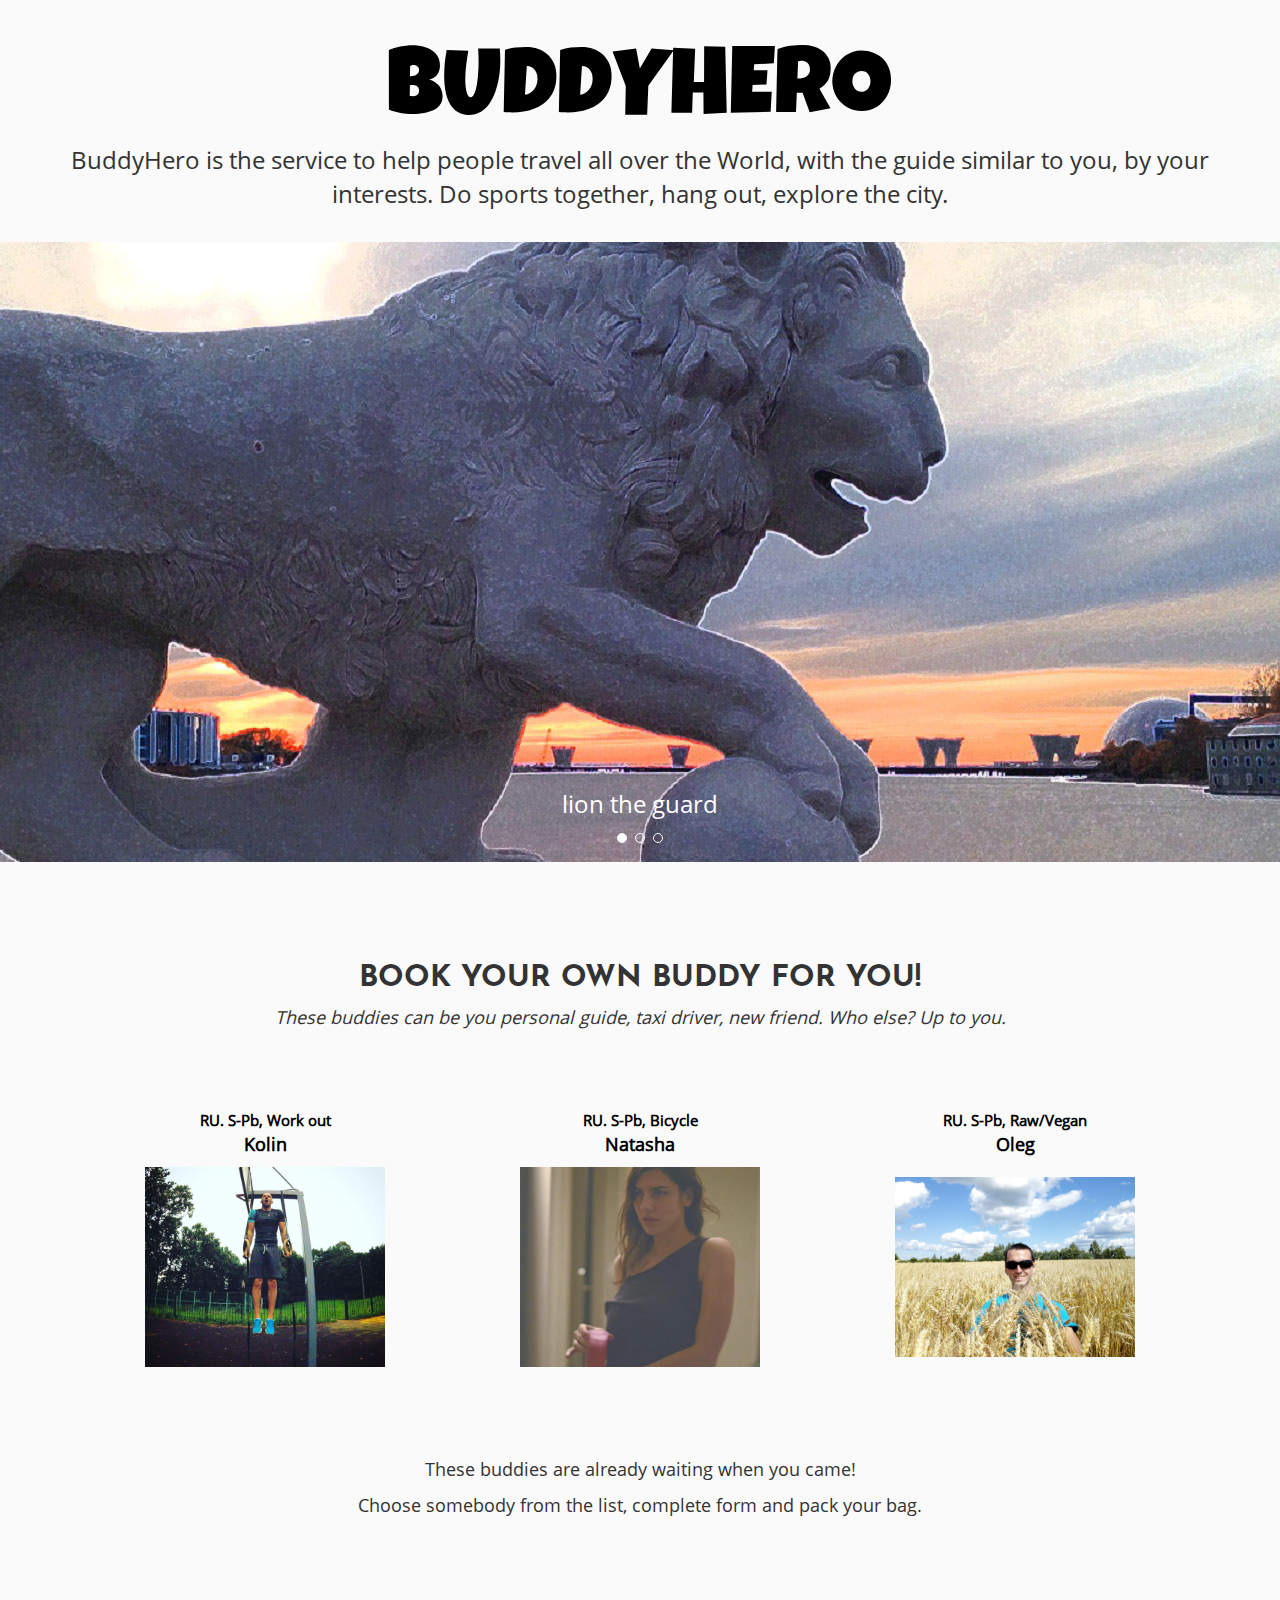
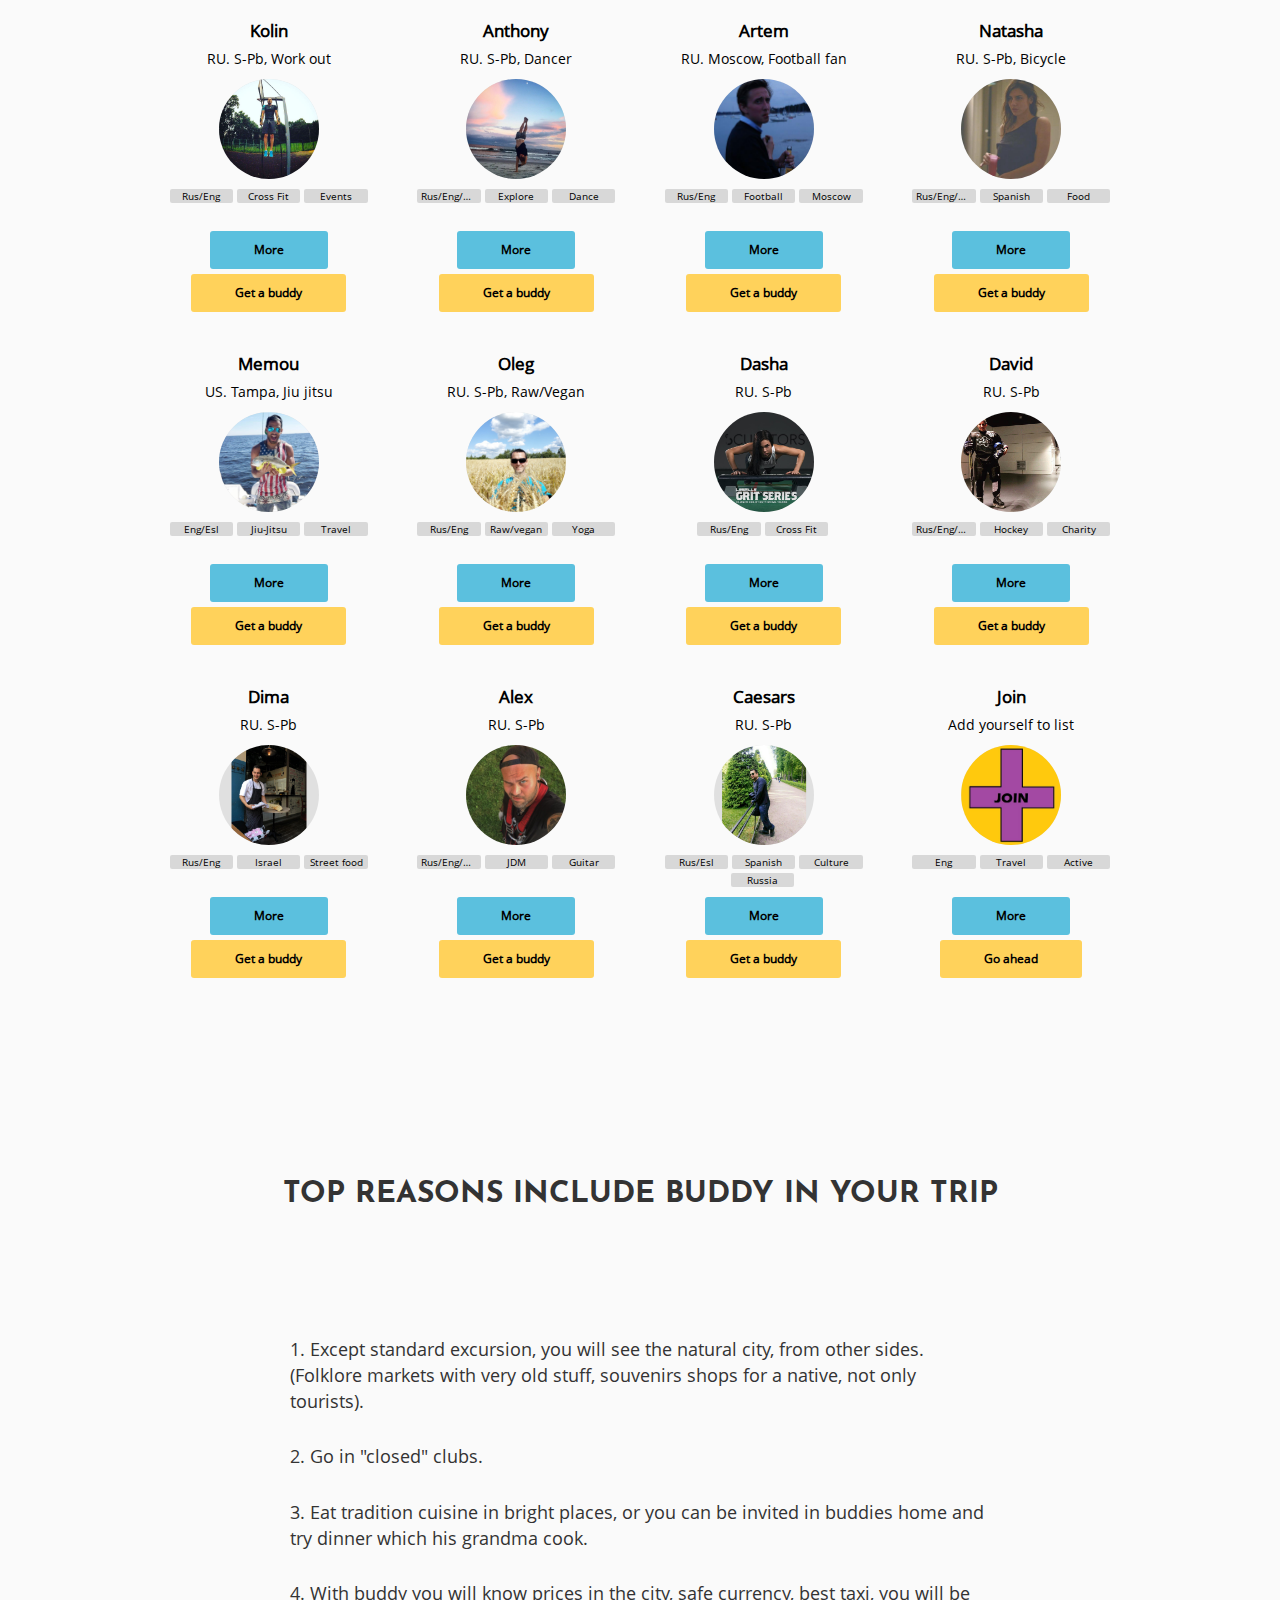
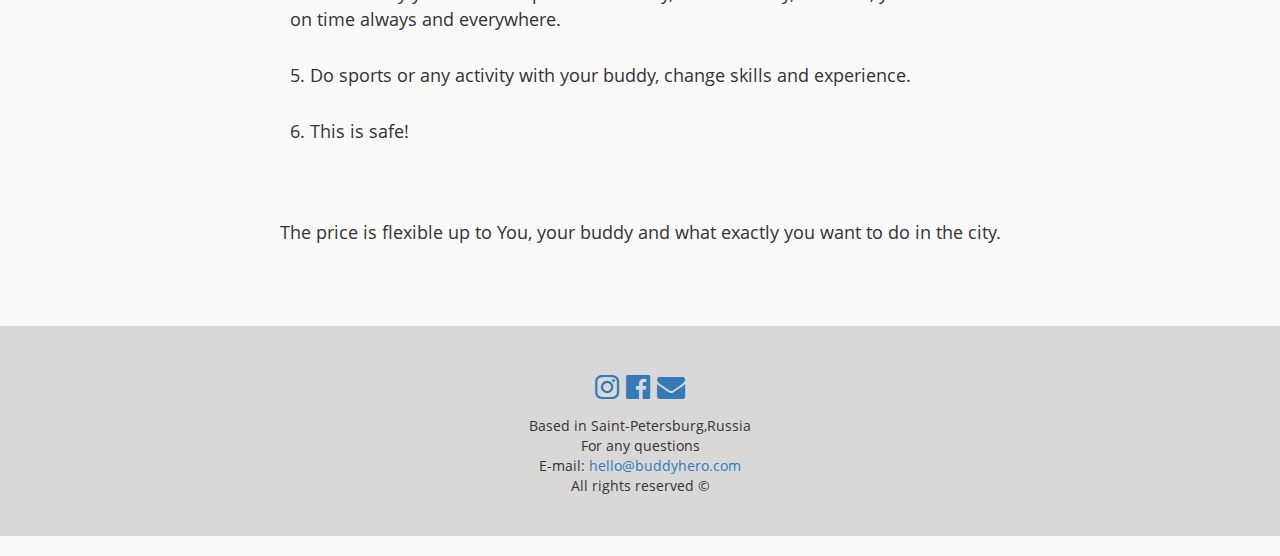
<file: index.html>
<!DOCTYPE html>

<html lang="en">
  <head>
    <meta charset="utf-8">
    <meta http-equiv="X-UA-Compatible" content="IE=edge">
    <meta name="keywords" content="Visit Saint-Petersburg Excursions Guides Saint-Petersburg">
    <meta name="description" content="Transfer Saint Petersburg Visit Russia.Explore Saint petersburg,excursion saint petersburg,rent a car,winter palace,events">
    <meta name="author" lang="en" content="Kolin Andrey">
    <meta name="viewport" content="width=device-width, initial-scale=1">
    <link rel="stylesheet" href="https://maxcdn.bootstrapcdn.com/font-awesome/4.5.0/css/font-awesome.min.css">
    <!-- The above 3 meta tags *must* come first in the head; any other head content must come *after* these tags -->
    <title>Visit Saint-Petersburg</title>

    <!-- Bootstrap -->
    <link href="css/bootstrap.min.css" rel="stylesheet">
    <!-- <link href="css/style.css" rel="stylesheet"> -->
    <link href="css/iziModal.min.css" rel="stylesheet">
    <link href="css/owl.carousel.min.css" rel="stylesheet">
    <link href="css/owl.theme.default.min.css" rel="stylesheet">
    <link href="css/style.css" rel="stylesheet">
    <!-- HTML5 shim and Respond.js for IE8 support of HTML5 elements and media queries -->
    <!-- WARNING: Respond.js doesn't work if you view the page via file:// -->
    <!--[if lt IE 9]>
      <script src="https://oss.maxcdn.com/html5shiv/3.7.2/html5shiv.min.js"></script>
      <script src="https://oss.maxcdn.com/respond/1.4.2/respond.min.js"></script>
    <![endif]-->
    <script
  src="https://code.jquery.com/jquery-3.3.1.slim.min.js"
  integrity="sha256-3edrmyuQ0w65f8gfBsqowzjJe2iM6n0nKciPUp8y+7E="
  crossorigin="anonymous"></script>
  <script src="js/iziModal.min.js"></script>
  <script src="js/owl.carousel.min.js"></script>

  </head>

  <body class="page">

    <svg class="page__symbols">
      <symbol id="logo" viewBox="0 0 488 68" version="1.1" xmlns="http://www.w3.org/2000/svg" xmlns:xlink="http://www.w3.org/1999/xlink">
            <path d="M52.1992188,49.8632812 C52.1992188,52.3489708 51.7425176,54.4902254 50.8291016,56.2871094 C49.9156855,58.0839934 48.6953201,59.6113218 47.1679688,60.8691406 C45.6406174,62.1269594 43.8811949,63.1526653 41.8896484,63.9462891 C39.898102,64.7399128 37.8242295,65.3613259 35.6679688,65.8105469 C33.511708,66.2597679 31.3479926,66.559244 29.1767578,66.7089844 C27.005523,66.8587247 24.9765719,66.9335938 23.0898438,66.9335938 C21.2330636,66.9335938 19.3089292,66.8662116 17.3173828,66.7314453 C15.3258364,66.596679 13.3418068,66.364585 11.3652344,66.0351562 C9.38866199,65.7057275 7.44206687,65.2640002 5.52539062,64.7099609 C3.60871438,64.1559217 1.79688354,63.4596396 0.08984375,62.6210938 L0,4.76171875 C1.67709172,4.07291322 3.45897494,3.45150017 5.34570312,2.89746094 C7.23243131,2.34342171 9.15656571,1.87923364 11.1181641,1.50488281 C13.0797624,1.13053198 15.0338444,0.846029619 16.9804688,0.651367188 C18.9270931,0.456704756 20.8137929,0.359375 22.640625,0.359375 C24.7669377,0.359375 26.9156792,0.494139277 29.0869141,0.763671875 C31.2581489,1.03320447 33.3469952,1.48241873 35.3535156,2.11132812 C37.3600361,2.74023752 39.2317621,3.55631009 40.96875,4.55957031 C42.7057379,5.56283054 44.2255794,6.79816975 45.5283203,8.265625 C46.8310612,9.73308025 47.8492802,11.4400944 48.5830078,13.3867188 C49.3167354,15.3333431 49.6835938,17.5794144 49.6835938,20.125 C49.6835938,21.8020917 49.4440128,23.3743416 48.9648438,24.8417969 C48.4856747,26.3092521 47.7968795,27.6269473 46.8984375,28.7949219 C45.9999955,29.9628965 44.9069075,30.9586547 43.6191406,31.7822266 C42.3313738,32.6057984 40.8789143,33.2122376 39.2617188,33.6015625 C41.2083431,34.1106796 42.9827394,34.8593701 44.5849609,35.8476562 C46.1871825,36.8359424 47.5497991,38.0338471 48.6728516,39.4414062 C49.7959041,40.8489654 50.664385,42.4361891 51.2783203,44.203125 C51.8922557,45.9700609 52.1992188,47.8567608 52.1992188,49.8632812 Z M29.3789062,24.2578125 C29.3789062,23.3893186 29.1992205,22.648115 28.8398438,22.0341797 C28.480467,21.4202443 28.0387396,20.9186217 27.5146484,20.5292969 C26.9905573,20.139972 26.4215525,19.8554696 25.8076172,19.6757812 C25.1936818,19.4960929 24.6471378,19.40625 24.1679688,19.40625 C23.5690074,19.40625 22.9850289,19.4960929 22.4160156,19.6757812 C21.8470024,19.8554696 21.2929714,20.065103 20.7539062,20.3046875 L20.484375,30.2773438 C21.1731805,30.2773438 22.0266876,30.2174485 23.0449219,30.0976562 C24.0631561,29.977864 25.0439406,29.7158223 25.9873047,29.3115234 C26.9306688,28.9072245 27.7317675,28.3082722 28.390625,27.5146484 C29.0494825,26.7210247 29.3789062,25.6354236 29.3789062,24.2578125 Z M23,38.9023438 C22.1315061,38.9023438 21.2929728,38.9921866 20.484375,39.171875 L20.3046875,49.4140625 C20.7539085,49.5039067 21.1956358,49.5862626 21.6298828,49.6611328 C22.0641298,49.736003 22.4908833,49.7734375 22.9101562,49.7734375 C23.5390656,49.7734375 24.2278608,49.7060554 24.9765625,49.5712891 C25.7252642,49.4365228 26.4290332,49.1669942 27.0878906,48.7626953 C27.7467481,48.3583964 28.2932921,47.8118524 28.7275391,47.1230469 C29.161786,46.4342413 29.3789062,45.520839 29.3789062,44.3828125 C29.3789062,43.244786 29.161786,42.3164098 28.7275391,41.5976562 C28.2932921,40.8789027 27.7617219,40.3173848 27.1328125,39.9130859 C26.5039031,39.508787 25.8151079,39.2392585 25.0664062,39.1044922 C24.3177046,38.9697259 23.6289094,38.9023438 23,38.9023438 Z M108.306641,15.9023438 C108.306641,18.1185007 108.201824,20.5592315 107.992188,23.2246094 C107.782551,25.8899873 107.438153,28.6451681 106.958984,31.4902344 C106.479815,34.3353007 105.858402,37.2177588 105.094727,40.1376953 C104.331051,43.0576318 103.380214,45.8652209 102.242188,48.5605469 C101.104161,51.2558729 99.7789789,53.7789596 98.2666016,56.1298828 C96.7542242,58.480806 95.0172624,60.5322178 93.0556641,62.2841797 C91.0940657,64.0361416 88.9004028,65.413732 86.4746094,66.4169922 C84.048816,67.4202524 81.3535304,67.921875 78.3886719,67.921875 C74.9146962,67.921875 71.8974737,67.3603572 69.3369141,66.2373047 C66.7763544,65.1142522 64.5826914,63.6018975 62.7558594,61.7001953 C60.9290273,59.7984931 59.4316465,57.5823694 58.2636719,55.0517578 C57.0956973,52.5211462 56.182295,49.8408345 55.5234375,47.0107422 C54.86458,44.1806499 54.4078789,41.2907049 54.1533203,38.3408203 C53.8987617,35.3909358 53.7714844,32.553399 53.7714844,29.828125 C53.7714844,25.6353957 53.9811177,21.4502162 54.4003906,17.2724609 C54.8196636,13.0947057 55.4186159,8.92449998 56.1972656,4.76171875 L77.2207031,5.5703125 C76.4121053,10.2721589 75.7158232,14.9963955 75.1318359,19.7431641 C74.5478486,24.4899326 74.2558594,29.2590906 74.2558594,34.0507812 C74.2558594,34.5598984 74.2783201,35.3160757 74.3232422,36.3193359 C74.3681643,37.3225962 74.4505202,38.4456318 74.5703125,39.6884766 C74.6901048,40.9313213 74.8623036,42.204095 75.0869141,43.5068359 C75.3115246,44.8095768 75.6184876,45.9999946 76.0078125,47.078125 C76.3971374,48.1562554 76.8688123,49.0397101 77.4228516,49.7285156 C77.9768908,50.4173212 78.6282515,50.7617188 79.3769531,50.7617188 C80.2454471,50.7617188 81.0240851,50.349939 81.7128906,49.5263672 C82.4016962,48.7027954 83.0081354,47.6022204 83.5322266,46.2246094 C84.0563177,44.8469983 84.5130189,43.2597746 84.9023438,41.4628906 C85.2916686,39.6660066 85.6210924,37.7942806 85.890625,35.8476562 C86.1601576,33.9010319 86.3772778,31.9544368 86.5419922,30.0078125 C86.7067066,28.0611882 86.8414708,26.2493573 86.9462891,24.5722656 C87.0511073,22.8951739 87.1184894,21.4127669 87.1484375,20.125 C87.1783856,18.8372331 87.1933594,17.8789094 87.1933594,17.25 C87.1933594,14.9140508 87.1559249,12.5856236 87.0810547,10.2646484 C87.0061845,7.94367329 86.893881,5.63021986 86.7441406,3.32421875 L107.767578,3.32421875 C108.126955,7.45705191 108.306641,11.6497183 108.306641,15.9023438 Z M162.796875,30.1875 C162.796875,34.3802293 162.257818,38.161116 161.179688,41.5302734 C160.101557,44.8994309 158.596689,47.8941926 156.665039,50.5146484 C154.733389,53.1351042 152.434909,55.3886624 149.769531,57.2753906 C147.104153,59.1621188 144.184261,60.711908 141.009766,61.9248047 C137.835271,63.1377014 134.458677,64.0361299 130.879883,64.6201172 C127.301089,65.2041045 123.625019,65.4960938 119.851562,65.4960938 C118.444003,65.4960938 117.066413,65.4586592 115.71875,65.3837891 C114.371087,65.3089189 112.993497,65.1966153 111.585938,65.046875 L112.84375,4.76171875 C116.138037,3.71353643 119.529605,2.9723329 123.018555,2.53808594 C126.507504,2.10383897 129.973941,1.88671875 133.417969,1.88671875 C137.700542,1.88671875 141.638654,2.53059252 145.232422,3.81835938 C148.82619,5.10612623 151.925768,6.9628785 154.53125,9.38867188 C157.136732,11.8144653 159.165683,14.7792794 160.618164,18.2832031 C162.070645,21.7871269 162.796875,25.7551862 162.796875,30.1875 Z M144.378906,33.0625 C144.408854,31.4453044 144.236656,29.8880283 143.862305,28.390625 C143.487954,26.8932217 142.874028,25.5680396 142.020508,24.4150391 C141.166988,23.2620385 140.081387,22.3336624 138.763672,21.6298828 C137.445957,20.9261033 135.873707,20.5442711 134.046875,20.484375 L132.25,48.3359375 C134.046884,48.0664049 135.679029,47.4749395 137.146484,46.5615234 C138.61394,45.6481074 139.879226,44.5250718 140.942383,43.1923828 C142.005539,41.8596939 142.829099,40.3772868 143.413086,38.7451172 C143.997073,37.1129476 144.31901,35.4283941 144.378906,33.6914062 L144.378906,33.0625 Z M216.388672,30.1875 C216.388672,34.3802293 215.849615,38.161116 214.771484,41.5302734 C213.693354,44.8994309 212.188486,47.8941926 210.256836,50.5146484 C208.325186,53.1351042 206.026706,55.3886624 203.361328,57.2753906 C200.69595,59.1621188 197.776058,60.711908 194.601562,61.9248047 C191.427067,63.1377014 188.050474,64.0361299 184.47168,64.6201172 C180.892886,65.2041045 177.216816,65.4960938 173.443359,65.4960938 C172.0358,65.4960938 170.65821,65.4586592 169.310547,65.3837891 C167.962884,65.3089189 166.585293,65.1966153 165.177734,65.046875 L166.435547,4.76171875 C169.729834,3.71353643 173.121402,2.9723329 176.610352,2.53808594 C180.099301,2.10383897 183.565738,1.88671875 187.009766,1.88671875 C191.292339,1.88671875 195.230451,2.53059252 198.824219,3.81835938 C202.417987,5.10612623 205.517565,6.9628785 208.123047,9.38867188 C210.728529,11.8144653 212.75748,14.7792794 214.209961,18.2832031 C215.662442,21.7871269 216.388672,25.7551862 216.388672,30.1875 Z M197.970703,33.0625 C198.000651,31.4453044 197.828452,29.8880283 197.454102,28.390625 C197.079751,26.8932217 196.465825,25.5680396 195.612305,24.4150391 C194.758785,23.2620385 193.673184,22.3336624 192.355469,21.6298828 C191.037754,20.9261033 189.465504,20.5442711 187.638672,20.484375 L185.841797,48.3359375 C187.638681,48.0664049 189.270826,47.4749395 190.738281,46.5615234 C192.205737,45.6481074 193.471023,44.5250718 194.53418,43.1923828 C195.597336,41.8596939 196.420896,40.3772868 197.004883,38.7451172 C197.58887,37.1129476 197.910807,35.4283941 197.970703,33.6914062 L197.970703,33.0625 Z M276.808594,5.03125 L252.101562,39.53125 L250.933594,67.6523438 L229.640625,67.6523438 L230.179688,39.7109375 L217.332031,6.37890625 L240.242188,3.50390625 L243.835938,22.9101562 L255.246094,3.50390625 L276.808594,5.03125 Z M328.244141,65.8554688 L305.783203,66.9335938 L305.603516,46.1796875 L295.271484,46.1796875 L294.642578,65.8554688 L274.517578,65.8554688 L276.224609,2.6953125 L297.607422,3.68359375 L296.259766,35.9375 L306.232422,35.9375 L306.322266,1.2578125 L326.806641,1.796875 L328.244141,65.8554688 Z M375.052734,1.078125 C374.873046,3.89324324 374.708334,6.67837164 374.558594,9.43359375 C374.408853,12.1888159 374.214194,14.9739443 373.974609,17.7890625 L354.927734,18.7773438 L354.478516,24.4375 L367.865234,24.4375 L366.876953,38.3632812 L353.400391,38.8125 L352.951172,45.3710938 L371.998047,45.3710938 C371.818358,48.6653811 371.631186,51.9371582 371.436523,55.1865234 C371.241861,58.4358886 371.069662,61.692692 370.919922,64.9570312 L332.197266,65.8554688 L333.634766,1.078125 L375.052734,1.078125 Z M429.228516,22.5507812 C429.228516,24.8867304 429.026369,27.0055243 428.62207,28.9072266 C428.217771,30.8089288 427.581385,32.5533775 426.712891,34.140625 C425.844397,35.7278725 424.721361,37.1953058 423.34375,38.5429688 C421.966139,39.8906317 420.304046,41.1783793 418.357422,42.40625 L429.048828,61.453125 L408.833984,65.40625 L401.916016,46.2695312 L396.345703,46.4492188 L395.537109,65.1367188 L376.220703,65.1367188 C376.370443,58.3085596 376.512695,51.5104505 376.647461,44.7421875 C376.782227,37.9739245 376.939452,31.1758154 377.119141,24.3476562 C377.179037,20.9036286 377.238932,17.4896003 377.298828,14.1054688 C377.358724,10.7213372 377.478515,7.30730889 377.658203,3.86328125 C379.754568,3.08463152 381.820953,2.44075775 383.857422,1.93164062 C385.89389,1.4225235 387.937815,1.02571757 389.989258,0.741210938 C392.0407,0.456704307 394.12206,0.262044795 396.233398,0.157226562 C398.344737,0.0524083301 400.508452,0 402.724609,0 C406.138689,0 409.440414,0.471674971 412.629883,1.41503906 C415.819352,2.35840315 418.641915,3.77342807 421.097656,5.66015625 C423.553398,7.54688443 425.522454,9.89777238 427.004883,12.7128906 C428.487312,15.5280089 429.228516,18.8072729 429.228516,22.5507812 Z M409.103516,23.9882812 C409.103516,22.7304625 408.931317,21.5774792 408.586914,20.5292969 C408.242511,19.4811146 407.733402,18.5751991 407.05957,17.8115234 C406.385739,17.0478477 405.547206,16.4488954 404.543945,16.0146484 C403.540685,15.5804015 402.365241,15.3632812 401.017578,15.3632812 C400.418617,15.3632812 399.834638,15.4007158 399.265625,15.4755859 C398.696612,15.5504561 398.142581,15.6627597 397.603516,15.8125 L396.884766,32.5234375 L397.962891,32.5234375 C399.250657,32.5234375 400.560866,32.3587256 401.893555,32.0292969 C403.226244,31.6998681 404.424148,31.1907587 405.487305,30.5019531 C406.550461,29.8131476 407.418942,28.9296929 408.092773,27.8515625 C408.766605,26.7734321 409.103516,25.4856846 409.103516,23.9882812 Z M487.851562,34.140625 C487.851562,36.865899 487.537113,39.4938025 486.908203,42.0244141 C486.279294,44.5550257 485.373378,46.9283743 484.19043,49.1445312 C483.007481,51.3606882 481.569995,53.3896392 479.87793,55.2314453 C478.185864,57.0732514 476.28419,58.6529882 474.172852,59.9707031 C472.061513,61.288418 469.763033,62.3141239 467.277344,63.0478516 C464.791654,63.7815792 462.156264,64.1484375 459.371094,64.1484375 C456.675768,64.1484375 454.10776,63.8040399 451.666992,63.1152344 C449.226225,62.4264288 446.942719,61.4606182 444.816406,60.2177734 C442.690094,58.9749287 440.765959,57.4775478 439.043945,55.7255859 C437.321931,53.9736241 435.854498,52.0270289 434.641602,49.8857422 C433.428705,47.7444554 432.485355,45.4459758 431.811523,42.9902344 C431.137692,40.5344929 430.800781,37.9739717 430.800781,35.3085938 C430.800781,32.703112 431.115231,30.1500776 431.744141,27.6494141 C432.37305,25.1487505 433.278965,22.7903757 434.461914,20.5742188 C435.644863,18.3580618 437.074861,16.3216239 438.751953,14.4648438 C440.429045,12.6080636 442.308258,11.0058661 444.389648,9.65820312 C446.471039,8.31054014 448.724597,7.26237354 451.150391,6.51367188 C453.576184,5.76497021 456.136705,5.390625 458.832031,5.390625 C463.174501,5.390625 467.135073,6.06444639 470.713867,7.41210938 C474.292661,8.75977236 477.347318,10.6839068 479.87793,13.1845703 C482.408541,15.6852339 484.37011,18.7099432 485.762695,22.2587891 C487.15528,25.8076349 487.851562,29.7682073 487.851562,34.140625 Z M467.90625,35.3085938 C467.90625,34.0208269 467.719077,32.7705139 467.344727,31.5576172 C466.970376,30.3447205 466.423832,29.2666063 465.705078,28.3232422 C464.986325,27.3798781 464.095383,26.6162139 463.032227,26.0322266 C461.96907,25.4482393 460.748705,25.15625 459.371094,25.15625 C457.963535,25.15625 456.705735,25.4108047 455.597656,25.9199219 C454.489578,26.429039 453.538741,27.1253211 452.745117,28.0087891 C451.951493,28.892257 451.345054,29.9254498 450.925781,31.1083984 C450.506508,32.2913471 450.296875,33.5416601 450.296875,34.859375 C450.296875,36.1171938 450.476561,37.3749937 450.835938,38.6328125 C451.195314,39.8906313 451.734371,41.0286407 452.453125,42.046875 C453.171879,43.0651093 454.06282,43.8886687 455.125977,44.5175781 C456.189133,45.1464875 457.424472,45.4609375 458.832031,45.4609375 C460.23959,45.4609375 461.504877,45.183922 462.62793,44.6298828 C463.750982,44.0758436 464.701819,43.3271532 465.480469,42.3837891 C466.259118,41.440425 466.858071,40.3548238 467.277344,39.1269531 C467.696617,37.8990824 467.90625,36.6263087 467.90625,35.3085938 Z"></path>
      </symbol>
    </svg>

    <div class="welcome">
      <h1 class="welcome__title">
        <svg>
          <use xlink:href="#logo"/>
        </svg>
      </h1>
      <div class="welcome__text container">
        <p>BuddyHero is the service to help people travel all over the World, with the guide similar to you, by your interests. Do sports together, hang out, explore the city.</p>
      </div>
      <ul class="welcome__slider">
        <li class="welcome__slide">
          <span class="welcome__caption">lion the guard</span>
          <img class="welcome__bg" src="images/1.jpg" alt="">
        </li>
        <li class="welcome__slide">
          <span class="welcome__caption">white night boat trip</span>
          <img class="welcome__bg" src="images/2.jpg" alt="">
        </li>
        <li class="welcome__slide">
          <span class="welcome__caption">white night boat trip</span>
          <img class="welcome__bg" src="images/4.gif" alt="">
        </li>
      </ul>
    </div>

    <section class="section">
      <div class="container container_990">
        <div class="section__title">
          <h2 class="title">Book your own buddy for you!</h2>
          <span class="subtitle">These buddies can be you personal guide, taxi driver, new friend. Who else? Up to you.</span>
        </div>
        <div class="p-list p-list_jus">
          <a href="https://www.instagram.com/rockinkolin/" target="_blank" class="buddy-big" data-buddy="1">
            <span class="buddy-big__caption">RU. S-Pb, Work out</span>
            <span class="buddy-big__name">Kolin</span>
            <div class="buddy-big__photo">
              <img src="images/kolin.jpg" alt="Kolin">
            </div>
          </a>
          <a href="https://www.instagram.com/tashika/" target="_blank" class="buddy-big" data-buddy="4">
            <span class="buddy-big__caption">RU. S-Pb, Bicycle</span>
            <span class="buddy-big__name">Natasha</span>
            <div class="buddy-big__photo">
              <img src="images/tashs.jpg" alt="Natasha">
            </div>
          </a>
          <a href="https://www.instagram.com/vodolaz18/" target="_blank" class="buddy-big" data-buddy="6">
            <span class="buddy-big__caption">RU. S-Pb, Raw/Vegan</span>
            <span class="buddy-big__name">Oleg</span>
            <div class="buddy-big__photo">
              <img src="images/shpa.jpg" alt="Oleg">
            </div>
          </a>
        </div>
        <div class="section__text">
          <p>These buddies are already waiting when you came!</p>
          <p>Choose somebody from the list, complete form and pack your bag.</p>
        </div>
        <div class="p-list">

          <div class="buddy" data-buddy="1">
            <a href="https://www.instagram.com/rockinkolin/" target="_blank" class="buddy__link">
              <div class="buddy__head">
                <span class="buddy__name">Kolin</span>
                <span class="buddy__special">RU. S-Pb, Work out</span>
              </div>
              <div class="buddy__photo">
                <img src="images/kolin.jpg" alt="events saint petersburg">
              </div>
            </a>
            <ul class="buddy__hobbys">
              <li class="hobby">
                <span>Rus/Eng</span>
              </li>
              <li class="hobby">
                <span>Cross Fit</span>
              </li>
              <li class="hobby">
                <span>Events</span>
              </li>
            </ul>
            <button class="buddy__more">More</button>
            <button class="buddy__get">Get a buddy</button>
            <div class="more">
              <p>
                <strong>Interests:</strong><br>Soccer, @barstarzz, Cross Fit, history.
              </p>
              <p>
                <strong>Activities:</strong><br>Work out on bars, academical rowing, soccer. Historical part.
              </p>
              <p>
                <strong>Programm:</strong>
                <ul>
                  <li>Meet on arrival</li>
                  <li>Historical part</li>
                  <li>Cross Fit</li>
                  <li>City panoramic tour</li>
                  <li>Hang out.</li>
                </ul>
                <a class="insta" href="https://www.instagram.com/rockinkolin/"target="_blank"><i class="fa fa-instagram"></i></a>
              </p>
            </div>
          </div>

          <div class="buddy" data-buddy="2">
            <a href="https://www.instagram.com/antonybovkun/" target="_blank" class="buddy__link">
              <div class="buddy__head">
                <span class="buddy__name">Anthony</span>
                <span class="buddy__special">RU. S-Pb, Dancer</span>
              </div>
              <div class="buddy__photo">
                <img src="images/antony.jpg" alt="explore saint petersburg">
              </div>
            </a>
            <ul class="buddy__hobbys">
              <li class="hobby" data-hint="Rus/Eng/Chi">
                <span>Rus/Eng/Chi</span>
              </li>
              <li class="hobby">
                <span>Explore</span>
              </li>
              <li class="hobby">
                <span>Dance</span>
              </li>
            </ul>
            <button class="buddy__more">More</button>
            <button class="buddy__get">Get a buddy</button>
            <div class="more">
              <p>
                <strong>Interests:</strong><br>
                Break-dance, international students society.
              </p>
              <p>
                <strong>Activities:</strong><br>
                Clubs, historical part, breakdance.
              </p>
              <p>
                <strong>Programm:</strong>
                <ul>
                  <li>Meet on arrival</li>
                  <li>Dance classes</li>
                  <li>Photos</li>
                  <li>Hang out</li>
                  <li>Night boat trip.</li>
                </ul>
              </p>

              <a class="insta" href="https://www.instagram.com/antonybovkun/"target="_blank"><i class="fa fa-instagram"></i></a>
            </div>
          </div>

          <div class="buddy" data-buddy="3">
            <a href="https://www.instagram.com/antonybovkun/" target="_blank" class="buddy__link">
              <div class="buddy__head">
                <span class="buddy__name">Artem</span>
                <span class="buddy__special">RU. Moscow, Football fan</span>
              </div>
              <div class="buddy__photo">
                <img src="images/kharch.jpg" alt="travelling moscow">
              </div>
            </a>
            <ul class="buddy__hobbys">
              <li class="hobby">
                <span>Rus/Eng</span>
              </li>
              <li class="hobby">
                <span>Football</span>
              </li>
              <li class="hobby">
                <span>Moscow</span>
              </li>
            </ul>
            <button class="buddy__more">More</button>
            <button class="buddy__get">Get a buddy</button>
            <div class="more">
              <p>
                <strong>Interests:</strong><br>
                Soccer derby lover, fans, pubs, clothes.
              </p>
              <p>
                <strong>Activities:</strong><br>
                Bank worker in real life, football fan on a weekend.
              </p>
              <p>
                <strong>Programm:</strong>
                <ul>
                  <li>Meet on arrival</li>
                  <li>Derby game in Moscow</li>
                  <li>Hang out</li>
                  <li>City panoramic tour</li>
                </ul>
              </p>
              <a class="insta" href="https://www.instagram.com/akharchenko/"target="_blank"><i id="inst" class="fa fa-instagram"></i></a>
            </div>
          </div>

          <div class="buddy" data-buddy="4">
            <a href="https://www.instagram.com/tashika/" target="_blank" class="buddy__link">
              <div class="buddy__head">
                <span class="buddy__name">Natasha</span>
                <span class="buddy__special">RU. S-Pb, Bicycle</span>
              </div>
              <div class="buddy__photo">
                <img src="images/tashs.jpg" alt="students saint petersburg">
              </div>
            </a>
            <ul class="buddy__hobbys">
              <li class="hobby">
                <span>Rus/Eng/Esl</span>
              </li>
              <li class="hobby">
                <span>Spanish</span>
              </li>
              <li class="hobby">
                <span>Food</span>
              </li>
            </ul>
            <button class="buddy__more">More</button>
            <button class="buddy__get">Get a buddy</button>
            <div class="more">
              <p>
                <strong>Interests:</strong><br>
                Spanish, wine, history, movies, food.
              </p>
              <p>
                <strong>Activities:</strong><br>
                Bicycle walk, cinema, restaurants.
              </p>
              <p>
                <strong>Programm:</strong>
                <ul>
                  <li>Meet on arrival</li>
                  <li>Historical part</li>
                  <li>Hang out</li>
                  <li>City panoramic tour</li>
                </ul>
              </p>
              <a class="insta" href="https://www.instagram.com/tashika/"target="_blank"><i id="inst" class="fa fa-instagram"></i></a>
            </div>
          </div>

          <div class="buddy" data-buddy="5">
            <a href="https://www.instagram.com/m3m0u/" target="_blank" class="buddy__link">
              <div class="buddy__head">
                <span class="buddy__name">Memou</span>
                <span class="buddy__special">US. Tampa, Jiu jitsu</span>
              </div>
              <div class="buddy__photo">
                <img src="images/m3m.jpg" alt="help saint petersburg">
              </div>
            </a>
            <ul class="buddy__hobbys">
              <li class="hobby">
                <span>Eng/Esl</span>
              </li>
              <li class="hobby">
                <span>Jiu-Jitsu</span>
              </li>
              <li class="hobby">
                <span>Travel</span>
              </li>
            </ul>
            <button class="buddy__more">More</button>
            <button class="buddy__get">Get a buddy</button>
            <div class="more">
              <p>
                <strong>Interests:</strong><br>
                Jiu-Jitsu, sports gym, soccer.
              </p>
              <p>
                <strong>Activities:</strong><br>
                Historical part of Tampa Bay.
              </p>
              <p>
                <strong>Programm:</strong>
                <ul>
                  <li>Meet on arrival</li>
                  <li>Dali Museum</li>
                  <li>Jiu-Jitsu classes</li>
                  <li>Hang out</li>
                </ul>
              </p>
              <a class="insta" href="https://www.instagram.com/m3m0u/"target="_blank"><i id="inst" class="fa fa-instagram"></i></a>
            </div>
          </div>

          <div class="buddy" data-buddy="6">
            <a href="https://www.instagram.com/vodolaz18/" target="_blank" class="buddy__link">
              <div class="buddy__head">
                <span class="buddy__name">Oleg</span>
                <span class="buddy__special">RU. S-Pb, Raw/Vegan</span>
              </div>
              <div class="buddy__photo">
                <img src="images/shpa.jpg" alt="help saint petersburg guide raw vegan">
              </div>
            </a>
            <ul class="buddy__hobbys">
              <li class="hobby">
                <span>Rus/Eng</span>
              </li>
              <li class="hobby">
                <span>Raw/vegan</span>
              </li>
              <li class="hobby">
                <span>Yoga</span>
              </li>
            </ul>
            <button class="buddy__more">More</button>
            <button class="buddy__get">Get a buddy</button>
            <div class="more">
              <p>
                <strong>Interests:</strong><br>
                Raw/Vegan, yoga, detox.
              </p>
              <p>
                <strong>Activities:</strong><br>
                Vacation in the countryside, city excursion, yoga classes.
              </p>
              <p>
                <strong>Programm:</strong>
                <ul>
                  <li>Meet on arrival</li>
                  <li>Raw/Vegan food restaurants</li>
                  <li>Yoga</li>
                  <li>City panoramic tour</li>
                </ul>
              </p>
              <a class="insta" href="https://www.instagram.com/vodolaz18/"target="_blank"><i id="inst" class="fa fa-instagram"></i></a>
            </div>
          </div>

          <div class="buddy" data-buddy="7">
            <a href="https://www.instagram.com/dary__kuk/" target="_blank" class="buddy__link">
              <div class="buddy__head">
                <span class="buddy__name">Dasha</span>
                <span class="buddy__special">RU. S-Pb</span>
              </div>
              <div class="buddy__photo">
                <img src="images/dasha.jpg" alt="help saint petersburg guide">
              </div>
            </a>
            <ul class="buddy__hobbys">
              <li class="hobby">
                <span>Rus/Eng</span>
              </li>
              <li class="hobby">
                <span>Cross Fit</span>
              </li>
            </ul>
            <button class="buddy__more">More</button>
            <button class="buddy__get">Get a buddy</button>
            <div class="more">
              <p>
                <strong>Interests:</strong><br>
                Cross Fit, squats, push/pull
              </p>
              <p>
                <strong>Activities:</strong><br>
                Cross Fit session
              </p>
              <p>
                <strong>Programm:</strong>
                <ul>
                  <li>Meet on arrival</li>
                  <li>City guiding</li>
                  <li>Training</li>
                  <li>City panoramic tour</li>
                </ul>
              </p>
              <a class="insta" href="https://www.instagram.com/dary__kuk/"target="_blank"><i id="inst" class="fa fa-instagram"></i></a>
            </div>
          </div>

          <div class="buddy" data-buddy="8">
            <a href="https://www.instagram.com/davidaksencev/" target="_blank" class="buddy__link">
              <div class="buddy__head">
                <span class="buddy__name">David</span>
                <span class="buddy__special">RU. S-Pb</span>
              </div>
              <div class="buddy__photo">
                <img src="images/david.jpg" alt="help saint petersburg guide">
              </div>
            </a>
            <ul class="buddy__hobbys">
              <li class="hobby" data-hint="Rus/Eng/Heb">
                <span>Rus/Eng/Heb</span>
              </li>
              <li class="hobby">
                <span>Hockey</span>
              </li>
              <li class="hobby">
                <span>Charity</span>
              </li>
            </ul>
            <button class="buddy__more">More</button>
            <button class="buddy__get">Get a buddy</button>
            <div class="more">
              <p>
                <strong>Interests:</strong><br>
                Jewish culture, studying programme for children
              </p>
              <p>
                <strong>Activities:</strong><br>
                Excursion, Jewish center for children, hockey
              </p>
              <p>
                <strong>Programm:</strong>
                <ul>
                  <li>Meet on arrival</li>
                  <li>Visiting of Jewish center for children</li>
                  <li>City panoramic tour</li>
                </ul>
              </p>
              <a class="insta" href="https://www.instagram.com/davidaksencev/"target="_blank"><i id="inst" class="fa fa-instagram"></i></a>
            </div>
          </div>

          <div class="buddy" data-buddy="9">
            <a href="https://www.instagram.com/dima_lomonosov/" target="_blank" class="buddy__link">
              <div class="buddy__head">
                <span class="buddy__name">Dima</span>
                <span class="buddy__special">RU. S-Pb</span>
              </div>
              <div class="buddy__photo">
                <img src="images/dima.jpg" alt="">
              </div>
            </a>
            <ul class="buddy__hobbys">
              <li class="hobby">
                <span>Rus/Eng</span>
              </li>
              <li class="hobby">
                <span>Israel</span>
              </li>
              <li class="hobby">
                <span>Street food</span>
              </li>
            </ul>
            <button class="buddy__more">More</button>
            <button class="buddy__get">Get a buddy</button>
            <div class="more">
              <p>
                <strong>Interests:</strong><br>
                Cooking, Israel street food
              </p>
              <p>
                <strong>Activities:</strong><br>
                Observe Jewish cuisine in Saint Petersburg
              </p>
              <p>
                <strong>Programm:</strong>
                <ul>
                  <li>Meet on arrival</li>
                  <li>City panoramic tour</li>
                  <li>Israel street food</li>
                </ul>
              </p>
              <a href="https://www.instagram.com/dima_lomonosov/" target="_blank" class="insta"><i id="inst" class="fa fa-instagram"></i></a>
            </div>
          </div>

          <div class="buddy" data-buddy="10">
            <a href="https://www.instagram.com/toocha_666/" target="_blank" class="buddy__link">
              <div class="buddy__head">
                <span class="buddy__name">Alex</span>
                <span class="buddy__special">RU. S-Pb</span>
              </div>
              <div class="buddy__photo">
                <img src="images/alex.jpg" alt="">
              </div>
            </a>
            <ul class="buddy__hobbys">
              <li class="hobby">
                <span>Rus/Eng/Esl</span>
              </li>
              <li class="hobby">
                <span>JDM</span>
              </li>
              <li class="hobby">
                <span>Guitar</span>
              </li>
            </ul>
            <button class="buddy__more">More</button>
            <button class="buddy__get">Get a buddy</button>
            <div class="more">
              <p>
                <strong>Interests:</strong><br>
                Hardcore, Racing, Guitar
              </p>
              <p>
                <strong>Activities:</strong><br>
                JDM society in Saint Petersburg
              </p>
              <p>
                <strong>Programm:</strong>
                <ul>
                  <li>Meet on arrival</li>
                  <li>City panoramic tour</li>
                  <li>Visit JDM from Saint Petersburg</li>
                </ul>
              </p>
              <a href="https://www.instagram.com/toocha_666/" target="_blank" class="insta"><i id="inst" class="fa fa-instagram"></i></a>
            </div>
          </div>

          <div class="buddy" data-buddy="11">
            <a href="https://www.instagram.com/caesarsne/" target="_blank" class="buddy__link">
              <div class="buddy__head">
                <span class="buddy__name">Caesars</span>
                <span class="buddy__special">RU. S-Pb</span>
              </div>
              <div class="buddy__photo">
                <img src="images/caesars.jpg" alt="">
              </div>
            </a>
            <ul class="buddy__hobbys">
              <li class="hobby">
                <span>Rus/Esl</span>
              </li>
              <li class="hobby">
                <span>Spanish</span>
              </li>
              <li class="hobby">
                <span>Culture</span>
              </li>
              <li class="hobby">
                <span>Russia</span>
              </li>
            </ul>
            <button class="buddy__more">More</button>
            <button class="buddy__get">Get a buddy</button>
            <div class="more">
              <p>
                <strong>Interests:</strong><br>
                Russian, Spanish
              </p>
              <p>
                <strong>Activities:</strong><br>
                Meet Spanish students, food
              </p>
              <p>
                <strong>Programm:</strong>
                <ul>
                  <li>Meet on arrival</li>
                  <li>City panoramic tour</li>
                </ul>
              </p>
              <a href="https://www.instagram.com/caesarsne/" target="_blank" class="insta"><i id="inst" class="fa fa-instagram"></i></a>
            </div>
          </div>

          <div class="buddy">
            <div class="buddy__head">
              <span class="buddy__name">Join</span>
              <span class="buddy__special">Add yourself to list</span>
            </div>
            <div class="buddy__photo">
              <img src="images/join.jpg" alt="activity saint petersburg">
            </div>
            <ul class="buddy__hobbys">
              <li class="hobby">
                <span>Eng</span>
              </li>
              <li class="hobby">
                <span>Travel</span>
              </li>
              <li class="hobby">
                <span>Active</span>
              </li>
            </ul>
            <button class="buddy__more">More</button>
            <button class="buddy__get">Go ahead</button>
            <div class="more">
              <p>You are welcome to become a Buddy in your city.Complete and send "Go Ahead form".</p>
              <a class="insta" href="https://www.instagram.com/buddyheroes/"target="_blank">
                  <i id="instbuddy" data-buddy="1" class="fa fa-instagram"></i>
              </a>
            </div>
          </div>

        </div>
      </div>
    </section>

    <section class="section">
      <div class="container container_792">
        <div class="section__title">
          <h2 class="title">TOP REASONS INCLUDE BUDDY IN YOUR TRIP</h2>
        </div>

        <ul class="list">
          <li>
            1. Except standard excursion, you will see the natural city, from other sides. (Folklore markets with very old stuff, souvenirs shops for a native, not only tourists).
          </li>

          <li>2. Go in "closed" clubs.</li>

          <li>
            3. Eat tradition cuisine in bright places, or you can be invited in buddies home and try dinner which his grandma cook.
          </li>

          <li>
            4. With buddy you will know prices in the city, safe currency, best taxi, you will be on time always and everywhere.
          </li>

          <li>
            5. Do sports or any activity with your buddy, change skills and experience.
          </li>

          <li>6. This is safe!</li>
        </ul>

        <div class="section__text">
          <p>The price is flexible up to You, your buddy and what exactly you want to do in the city.</p>
        </div>

        </div>
    </section>

    <footer class="footer">
      <div class="footer__info">
        <div class="footer__social">
          <a href="https://www.instagram.com/buddyheroes/" target="_blank"><i class="fa fa-instagram"></i></a>
          <a href="https://www.facebook.com/groups/146884692387258/" target="_blank"><i class="fa fa-facebook-official"></i></a>
          <a href="mailto:hello@buddyhero.com"><i class="fa fa-envelope"></i></a>
        </div>

        <address>
        Based in Saint-Petersburg,Russia <br>
        For any questions<br>
        E-mail: <a href="mailto:hello@buddyhero.com">hello@buddyhero.com</a>
        <p>All rights reserved ©</p>
        </address>
      </div>
    </footer>

    <div class="modal modal_more" data-buddy>
      <button class="modal__close" data-izimodal-close></button>
      <div class="modal__head">
        <span class="modal__title"></span>
      </div>
      <div class="modal__content"></div>
      <div class="modal__footer">
        <p>Use your Buddy programme or use your version, Buddy will help.</p>
        <button class="get">Get a buddy</button>
        <button class="back" data-izimodal-close>Back</button>
      </div>
    </div>

    <div class="modal modal_get">
      <button class="modal__close" data-izimodal-close></button>
      <div class="modal__head">
        <span class="modal__title"><strong>Booking</strong></span>
      </div>
      <div class="modal__content">
        <form class="form" method="post">
          <label class="form__field">
            <span>Name:</span>
            <input type="text">
          </label>
          <label class="form__field">
            <span>Email:</span>
            <input type="text">
          </label>
          <input class="submit" value="submit" type="submit">
        </form>
      </div>
      <div class="modal__footer"></div>
    </div>

    <div class="modal modal_zoom">
      <div class="modal__content"></div>
    </div>

  </body>

  <script src="js/new.js"></script>


</html>
</file>
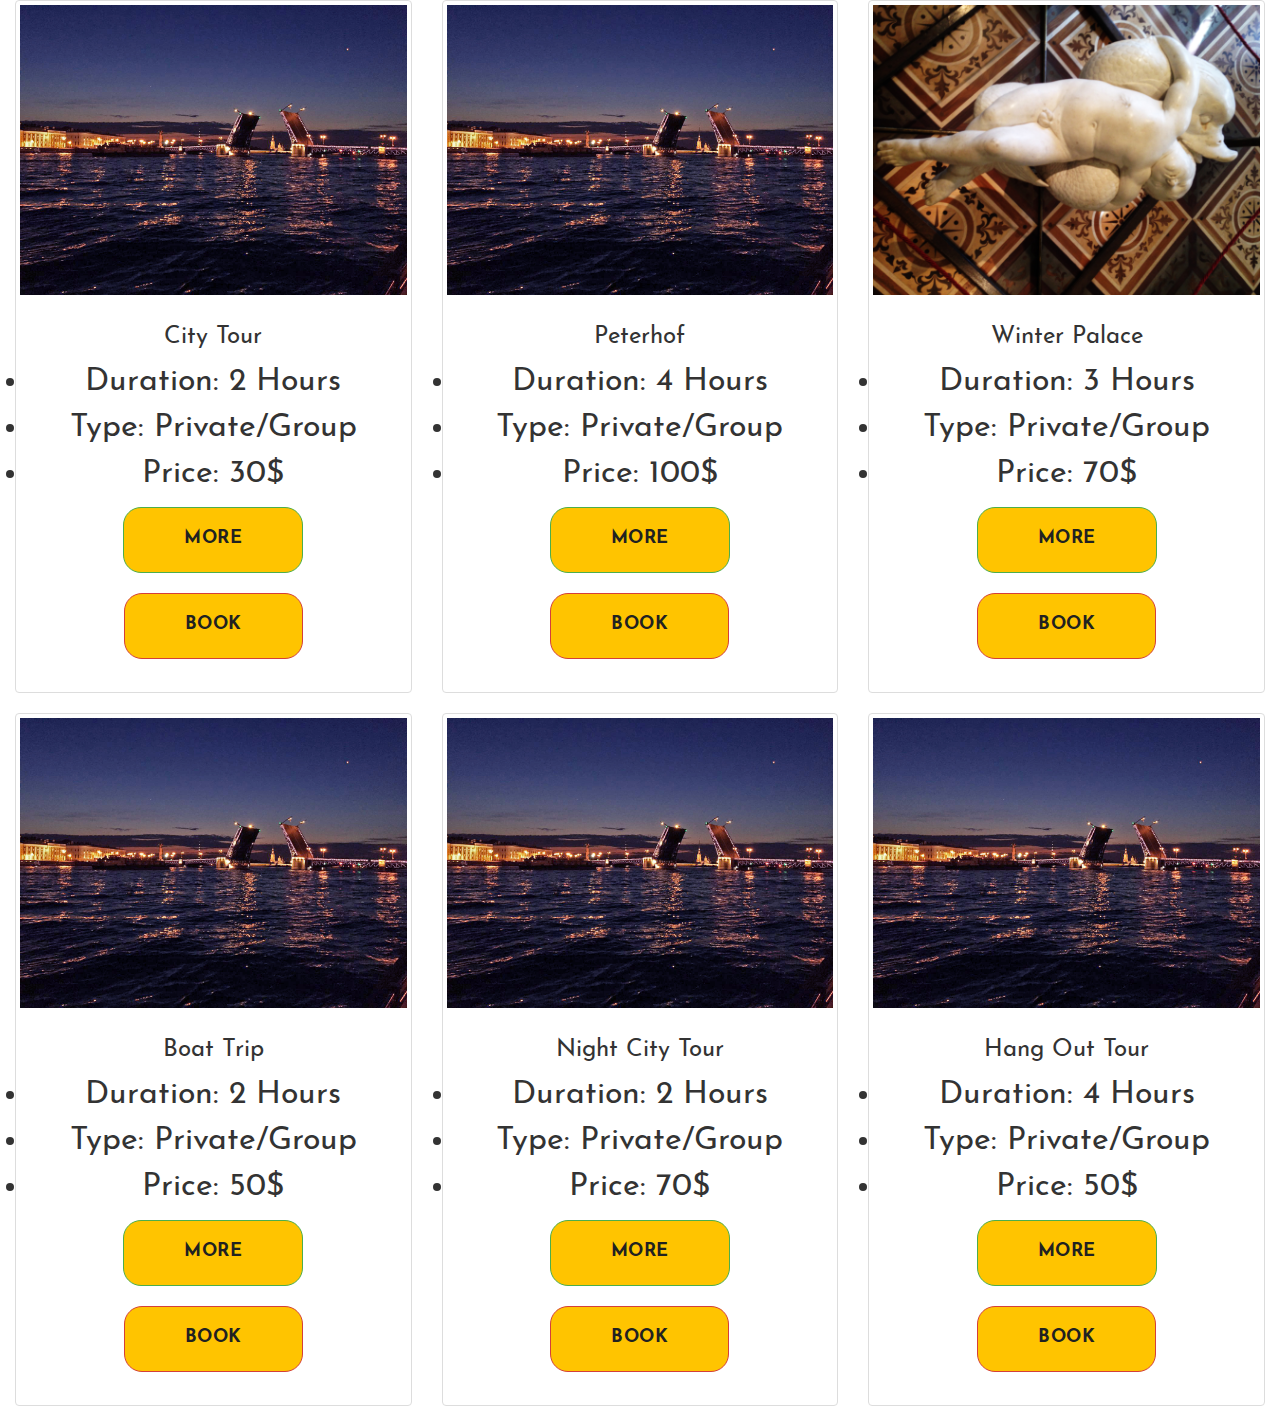
<file: tours.html>
<!DOCTYPE html>
<html lang="en">
  <head>
    <meta charset="utf-8">
    <meta http-equiv="X-UA-Compatible" content="IE=edge">
    <meta name="keywords" content="visit Saint-Petersburg,tours,excursion,shore excursions">
    <meta name="description" content="excursions ib Saint Petersburg,Guided tours Saint Petersburg,City bus panoramic tour,rent a car,winter palace,events">
    <meta name="author" lang="en" content="Kolin Andrey"> 
    <meta name="viewport" content="width=device-width, initial-scale=1">
    <!-- The above 3 meta tags *must* come first in the head; any other head content must come *after* these tags -->
    <title>Excursions Tours in Saint-Petersburg</title>

    <!-- Bootstrap -->
    <link href="css/bootstrap.min.css" rel="stylesheet">
    <link href="css/style.css" rel="stylesheet">
     <!-- Google fonts -->
     <link href='https://fonts.googleapis.com/css?family=Monofett' rel='stylesheet' type='text/css'>
        <link href='https://fonts.googleapis.com/css?family=Pinyon+Script' rel='stylesheet' type='text/css'>
        <style type="text/css">
         div {font-family: 'Finger Paint', cursive;}
        </style>
        <link href='https://fonts.googleapis.com/css?family=Finger+Paint' rel='stylesheet' type='text/css'>
        <style type="text/css">
        </style>
<!-- HTML5 shim and Respond.js for IE8 support of HTML5 elements and media queries -->
    <!-- WARNING: Respond.js doesn't work if you view the page via file:// -->
    <!--[if lt IE 9]>
      <script src="https://oss.maxcdn.com/html5shiv/3.7.2/html5shiv.min.js"></script>
      <script src="https://oss.maxcdn.com/respond/1.4.2/respond.min.js"></script>
    <![endif]-->
  </head>
  
  
  
  <body>
  
  
  
  
  



     <div class="col-xs-8 col-sm-6 col-md-4 col-lg-4">
        <div class="thumbnail">
        <img src="images/sptours.jpg" alt="Excursion Saint-Petersburg">
        
        <div class="caption">
            <h3>City Tour</h3>
           
            <li>Duration: 2 Hours</li>
            <li>Type: Private/Group</li>
            <li>Price: 30$</li> 
           <button type="button" class="btn btn-success">MORE</button>
          <button type="button" class="btn btn-danger">BOOK</button>
        </div>
    </div>                
    </div>
    
    
    
    
     <div class="col-xs-8 col-sm-6 col-md-4 col-lg-4">
        <div class="thumbnail">
        <img src="images/sptours.jpg" alt="Excursion Saint-Petersburg">
       
        <div class="caption">
            <h3>Peterhof</h3>
             
            <li>Duration: 4 Hours</li>
            <li>Type: Private/Group</li>
            <li>Price: 100$</li> 
            <button type="button" class="btn btn-success">MORE</button>
          <button type="button" class="btn btn-danger">BOOK</button>
        </div>
    </div>                
    </div>

   
   
   <div class="col-xs-8 col-sm-6 col-md-4 col-lg-4">
        <div class="thumbnail">
        <img src="images/Winter%20p.jpg" alt="Excursion Saint-Petersburg">
       
        <div class="caption">
            <h3>Winter Palace</h3>
              
            <li>Duration: 3 Hours</li>
            <li>Type: Private/Group</li>
            <li>Price: 70$</li> 
            <button type="button" class="btn btn-success">MORE</button>
          <button type="button" class="btn btn-danger">BOOK</button>
        </div>
    </div>                
    </div>

  
  
   <div class="col-xs-8 col-sm-6 col-md-4 col-lg-4">
        <div class="thumbnail">
        <img src="images/sptours.jpg" alt="Excursion Saint-Petersburg">
       
        <div class="caption">
            <h3>Boat Trip</h3>
             <li>Duration: 2 Hours</li>
            <li>Type: Private/Group</li>
            <li>Price: 50$</li> 
            <button type="button" class="btn btn-success">MORE</button>
          <button type="button" class="btn btn-danger">BOOK</button>
        </div>
    </div>                
    </div>
   
   
   
   
     <div class="col-xs-8 col-sm-6 col-md-4 col-lg-4">
        <div class="thumbnail">
        <img src="images/sptours.jpg" alt="Excursion Saint-Petersburg">
        
        <div class="caption">
            <h3>Night City Tour</h3>
              <li>Duration: 2 Hours</li>
            <li>Type: Private/Group</li>
            <li>Price: 70$</li> 
            <button type="button" class="btn btn-success">MORE</button>
          <button type="button" class="btn btn-danger">BOOK</button>
        </div>
    </div>                
    </div>
    
   
      <div class="col-xs-8 col-sm-6 col-md-4 col-lg-4">
        <div class="thumbnail">
        <img src="images/sptours.jpg" alt="Excursion Saint-Petersburg">
       
        <div class="caption">
            <h3>Hang Out Tour</h3>
             <li>Duration: 4 Hours</li>
            <li>Type: Private/Group</li>
            <li>Price: 50$</li> 
             <button type="button" class="btn btn-success">MORE</button>
          <button type="button" class="btn btn-danger">BOOK</button>

        </div>
    </div>                
    </div>
  

   
  

    


    
   


    
   









   
 
   
   
    <!-- jQuery (necessary for Bootstrap's JavaScript plugins) -->
    <script src="https://ajax.googleapis.com/ajax/libs/jquery/1.11.3/jquery.min.js"></script>
    <!-- Include all compiled plugins (below), or include individual files as needed -->
    <script src="js/bootstrap.min.js"></script>
    <script src="js/salvattore.min.js"></script>
  </body>
</html>
</file>
<file: css/style.css>
/* fonts */

@font-face {
    font-family: 'Open Sans';
    src: url('../fonts/OpenSans-Regular.eot');
    src: url('../fonts/OpenSans-Regular.eot?#iefix') format('embedded-opentype'),
        url('../fonts/OpenSans-Regular.woff2') format('woff2'),
        url('../fonts/OpenSans-Regular.woff') format('woff'),
        url('../fonts/OpenSans-Regular.ttf') format('truetype'),
        url('../fonts/OpenSans-Regular.svg#OpenSans-Regular') format('svg');
    font-weight: normal;
    font-style: normal;
}

@font-face {
    font-family: 'Josefin Sans';
    src: url('../fonts/JosefinSans-Bold.eot');
    src: url('../fonts/JosefinSans-Bold.eot?#iefix') format('embedded-opentype'),
        url('../fonts/JosefinSans-Bold.woff2') format('woff2'),
        url('../fonts/JosefinSans-Bold.woff') format('woff'),
        url('../fonts/JosefinSans-Bold.ttf') format('truetype'),
        url('../fonts/JosefinSans-Bold.svg#JosefinSans-Bold') format('svg');
    font-weight: bold;
    font-style: normal;
}

@font-face {
    font-family: 'Josefin Sans';
    src: url('../fonts/JosefinSans-Regular.eot');
    src: url('../fonts/JosefinSans-Regular.eot?#iefix') format('embedded-opentype'),
        url('../fonts/JosefinSans-Regular.woff2') format('woff2'),
        url('../fonts/JosefinSans-Regular.woff') format('woff'),
        url('../fonts/JosefinSans-Regular.ttf') format('truetype'),
        url('../fonts/JosefinSans-Regular.svg#JosefinSans-Regular') format('svg');
    font-weight: normal;
    font-style: normal;
}



/* styles */

.page {
  font-family: 'Open Sans', sans-serif;
  background: rgba(227, 227, 227, 0.19);
}

.page__symbols {
  display: none;
}

.carousel {
  margin-top: 85px;
  height: 620px;
}

.carousel-inner {
  height: 100%;
}

.welcome {
  position: relative;
  z-index: 3;
  width: 100%;
}

.welcome .owl-stage {
  /* white-space: nowrap; */
}

.welcome .owl-item {
  position: relative;
  z-index: 1;
  display: inline-block;
  vertical-align: top;
  /* width: 100% !important; */
}

.welcome .owl-dots {
  position: absolute;
  bottom: 15px;
  left: 50%;
  transform: translateX(-50%);
}

.welcome .owl-dot {
  width: 10px;
  height: 10px;
  margin: 0 4px;
  border-radius: 50%;
  background: transparent;
  border: 1px solid white;
  transition: all .2s;
  padding: 0;
}

.welcome .owl-dot.active {
  background: white;
}

.welcome .owl-item.active {
  z-index: 9;
}

.welcome .owl-nav {
  opacity: 0;
  transition: all .4s;
}

.welcome .owl-prev,
.welcome .owl-next {
  position: absolute;
  z-index: 9;
  top: 50%;
  transform: translateY(-50%);
  width: 8%;
  height: 100%;
  background: none;
  font-size: 80px;
  font-weight: bold;
  color: white;
  border: none;
}

.welcome .owl-prev:focus,
.welcome .owl-next:focus {
  outline: none;
}

.welcome__slider:hover .owl-nav {
  opacity: 1;
}

.welcome .owl-prev {
  left: 0;
}

.welcome .owl-next {
  right: 0;
}

.welcome .owl-prev::before {
  position: absolute;
  z-index: -1;
  left: 0;
  top: 0;
  bottom: 0;
  right: 0;
  content: '';
  background: linear-gradient(to right, rgba(0,0,0,.5), rgba(0,0,0,0));
}

.welcome .owl-next::before {
  position: absolute;
  z-index: -1;
  left: 0;
  top: 0;
  bottom: 0;
  right: 0;
  content: '';
  background: linear-gradient(to left, rgba(0,0,0,.5), rgba(0,0,0,0));
}

.welcome__slider {
  position: relative;
  overflow: hidden;
  padding: 0;
  margin: 20px 0;
  list-style: none;
}

.welcome__slide {
  display: inline-block;
  vertical-align: top;
  position: relative;
  height: 620px;
  width: 100vw;
  color: white;
}

.welcome__bg {
  position: absolute;
  z-index: -1;
  left: 50%;
  top: 50%;
  transform: translate(-50%,-50%);
  min-width: 100%;
  min-height: 100%;
}

.welcome__text {
  font-size: 24px;
  text-align: center;
}

.welcome__content {
  position: absolute;
  left: 50%;
  top: 50%;
  transform: translate(-50%,-50%);
  width: 610px;
  max-width: 100%;
  text-align: center;
  font-size: 24px;
}

.welcome__content p {
  margin: 15px 0 30px;
}

.welcome__title {
  display: block;
  font-size: 80px;
  font-weight: 900;
  font-style: italic;
  text-transform: uppercase;
  text-align: center;
  margin: 40px 0 15px;
  letter-spacing: 2px;
}

.welcome__title svg {
  fill: #000000;
  width: 90%;
  height: 70px;
}

.welcome__caption {
  position: absolute;
  bottom: 40px;
  left: 50%;
  transform: translateX(-50%);
  font-size: 24px;
  text-align: center;
}

.btn {
  display: inline-block;
  vertical-align: top;
  margin: 10px 0;
  background: #FFC400;
  border-radius: 18px;
  font-size: 18px;
  padding: 19px 60px;
  color: #212121;
  letter-spacing: 0.5px;
  text-align: center;
  font-weight: bold;
  color: #212121;
  text-transform: uppercase;
  transition: all .2s;
}

.btn:hover {
  background: #EABE49;
}

.back {
  display: inline-block;
  vertical-align: top;
  margin: 10px 0;
  background: #FFC400;
  border-radius: 8px;
  font-size: 16px;
  padding: 5px 16px;
  color: white;
  letter-spacing: 0.5px;
  text-align: center;
  font-weight: bold;
  background: #d9534f;
  text-transform: uppercase;
  transition: all .2s;
  border: none;
}

.back:hover {
  background: #d43f3a;
}

.get {
  display: inline-block;
  vertical-align: top;
  margin: 10px 0;
  background: #FFC400;
  border-radius: 8px;
  font-size: 16px;
  padding: 5px 16px;
  color: white;
  letter-spacing: 0.5px;
  text-align: center;
  font-weight: bold;
  background: #FFD25B;
  text-transform: uppercase;
  transition: all .2s;
  border: none;
}

.get:hover {
  background: #EABE49;
}

.submit {
  display: inline-block;
  vertical-align: top;
  margin: 20px auto 10px;
  background: #5cb85c;
  border-radius: 18px;
  font-size: 18px;
  padding: 8px 22px;
  color: #212121;
  letter-spacing: 0.5px;
  text-align: center;
  font-weight: bold;
  text-transform: uppercase;
  transition: all .2s;
  display: block;
}

.submit:hover {
  background: #4cae4c;
}

.container {
  margin: 0 auto;
  padding: 0;
  max-width: 100%;
}

.container_792 {
  width: 792px;
}

.container_990 {
  width: 990px;
}

.section {
  margin: 100px 0;
}

.section__text {
  text-align: center;
  font-size: 18px;
  margin-bottom: 80px;
}

.section:last-of-type {
  margin-bottom: 0;
}

.section__title {
  text-align: center;
  margin: 0 0 80px;
}

.title {
  display: block;
  font-size: 30px;
  font-weight: 800;
  text-transform: uppercase;
  margin: 0 0 10px;
  font-family: 'Josefin Sans', sans-serif;
}

.subtitle {
  display: block;
  margin: 0 0 30px;
  font-size: 18px;
  font-style: italic;
  font-weight: normal;
}

.p-list {
  font-size: 0;
  margin: 0 0 80px;
}

.p-list_jus {
  position: relative;
  text-align: justify;
}

.p-list_jus::after {
  display: inline-block;
  width: 100%;
  height: 0;
  content: '';
}

.buddy-big {
  display: inline-block;
  vertical-align: top;
  max-width: 32.32%;
  width: 240px;
  margin: 0 .75% 10px;
  text-align: center;
  color: black;
  font-size: 24px;
  font-weight: bold;
  text-decoration: none;
}

.buddy-big:hover,
.buddy-big:focus {
  text-decoration: none;
  color: black;
}

.buddy-big:first-child,
.buddy-big:nth-child(3n + 4) {
  margin-left: 0;
}

.buddy-big:nth-child(3n) {
  margin-right: 0;
}

.buddy-big__photo {
  position: relative;
  z-index: 3;
  display: block;
  width: 100%;
  height: 200px;
  overflow: hidden;
}

.buddy-big__photo img {
  position: absolute;
  z-index: -1;
  left: 50%;
  top: 50%;
  max-width: 100%;
  transform: translate(-50%,-50%);
}

.buddy-big__caption {
  display: block;
  text-align: center;
  font-size: 15px;
  margin: 0;
}

.buddy-big__name {
  display: block;
  text-align: center;
  padding: 0 5%;
  margin: 0 0 10px;
  font-size: 18px;
  width: 100%;
}

.caption {
  display: block;
  margin: 0 0 10px;
  text-align: center;
  font-size: 32px;
  font-weight: 500;
  font-family: 'Josefin Sans', sans-serif;
}

.buddy {
  display: inline-block;
  vertical-align: top;
  width: 25%;
  font-size: 14px;
  text-align: center;
  color: black;
  padding: 2% 2.5%;
}

.buddy__link,
.buddy__link:hover,
.buddy__link:visited,
.buddy__link:focus {
  color: currentColor;
  text-decoration: none;
}

.buddy__name {
  display: block;
  margin: 0 0 6px;
  font-size: 17px;
  font-weight: bold;
}

.buddy__special {
  display: block;
  margin: 5px 0;
}

.buddy__photo {
  display: block;
  margin: 10px auto;
  position: relative;
  overflow: hidden;
  border-radius: 50%;
  width: 100px;
  height: 100px;
  background: rgba(0,0,0,.1);
}

.buddy__photo img {
  position: absolute;
  left: 50%;
  top: 50%;
  transform: translate(-50%,-50%);
  max-height: 100%;
}

.buddy__hobbys {
  margin: 0 0 6px;
  padding: 0;
  list-style: none;
  font-size: 0;
  min-height: 36px;
}

.buddy__get {
  display: inline-block;
  vertical-align: top;
  background: #FFD25B;
  border-radius: 3px;
  font-size: 12px;
  letter-spacing: 0;
  font-weight: bold;
  border: none;
  padding: 10px 44px 11px;
  transition: all .2s;
}

.buddy__get:hover {
  background: #EABE49;
}

.buddy__more {
  display: inline-block;
  vertical-align: top;
  background: #5bc0de;
  margin: 0 0 5px;
  border-radius: 3px;
  font-size: 12px;
  letter-spacing: 0;
  font-weight: bold;
  border: none;
  padding: 10px 44px 11px;
  transition: all .2s;
}

.buddy__more:hover {
  background: #51b3d0;
}

.hobby {
  position: relative;
  display: inline-block;
  vertical-align: top;
  height: 14px;
  width: 32%;
  margin: 0 1% 4px;
  white-space: nowrap;
  font-size: 10px;
  text-align: center;
  background: #D8D8D8;
  border-radius: 2px;
  padding: 0 4px;
  cursor: default;
}

.hobby span {
  display: block;
  text-overflow: ellipsis;
  overflow: hidden;
}

.hobby[data-hint]::before {
  position: absolute;
  z-index: 9;
  top: 100%;
  left: 50%;
  transform: translateX(-50%);
  content: attr(data-hint);
  background: rgba(0,0,0,.05);
  border: 1px solid rgba(0,0,0,.2);
  padding: 0 4px;
  font-size: 10px;
  margin: 4px 0 0 4px;
  opacity: 0;
  visibility: hidden;
}

.hobby:hover::before {
  opacity: 1;
  visibility: visible;
  transition: all .3s .6s;
}

.hobby:first-child,
.hobby:nth-child(3n + 4) {
  margin-left: 0;
}

.hobby:nth-child(3n) {
  margin-right: 0;
}

.list {
  margin: 0;
  padding: 5.8%;
  list-style: none;
  text-align: left;
  font-size: 18px;
}

.list li {
  display: block;
  margin: 0 0 30px;
}

.footer {
  position: relative;
  text-align: center;
  margin-bottom: 20px;
}

.footer__info {
  padding: 40px 0 20px;
  margin-bottom: 20px;
  width: 100%;
  background: #D8D8D8;
}

.footer__social {
  font-size: 28px;
  margin-bottom: 10px;
}

.footer p {
  margin: 0;
}

.more,
.modal {
  display: none;
}

.modal {
  font-size: 20px;
}

.modal_more {
  max-width: 520px !important;
  width: 100%;
}

.modal_more .modal__content {
  position: relative;
  padding-bottom: 50px;
}

.modal__head,
.modal__content,
.modal__footer {
  padding: 15px;
}

.modal__head {
  border-bottom: 1px solid #e5e5e5;
}

.modal__content ul li a {
  color: currentColor;
}

.modal__footer {
  text-align: right;
  border-top: 1px solid #e5e5e5;
  font-size: 16px;
}

.modal__close {
  position: absolute;
  right: 15px;
  top: 10px;
  width: 24px;
  height: 24px;
  font-size: 36px;
  padding: 0;
  background: none;
  border: none;
  color: rgba(0,0,0,.5);
  overflow: hidden;
}

.modal__close:focus {
  outline: none;
}

.modal__close::before {
  position: absolute;
  left: 50%;
  top: 50%;
  transform: translate(-50%,-50%);
  content: '×';
  text-align: center;
  margin-top: -2px;
}

.modal_zoom {
  background: none;
  box-shadow: none;
}

.modal_zoom img {
  width: 100%;
}

.form {
  font-size: 16px;
}

.form__field {
  display: block;
  width: 100%;
  margin-bottom: 20px;
}

.form__field span {
  display: inline-block;
  vertical-align: top;
  width: 20%;
  line-height: 40px;
  white-space: nowrap;
}

.form__field input {
  display: inline-block;
  vertical-align: top;
  width: 60%;
  height: 40px;
  padding: 0 20px;
  box-sizing: border-box;
  font-weight: normal;
}

.insta {
  position: absolute;
  right: 15px;
  bottom: 0;
  font-size: 48px;
  color: currentColor;
}

@media (max-width: 1000px) {
  .buddy-big:nth-child(1n) {
    display: block;
    margin: 0 auto 10px;
    max-width: 100%;
    width: 300px;
  }

  .buddy-big__photo {
    height: 240px;
  }

  .buddy {
    width: 50%;
    padding: 20px 10%;
  }
}

@media (max-width: 768px) {
  .buddy {
    display: block;
    width: 100%;
    max-width: 400px;
    margin: 0 auto 10px;
    padding: 20px;
  }

  .welcome__slide {
    height: 300px;
  }

  .welcome__bg {
    max-height: 100%;
  }

  .welcome__caption {
    font-size: 18px;
  }

  .modal {
    font-size: 18px;
  }
}
</file>
<file: css/iziModal.min.css>
/*
* iziModal | v1.6.0
* http://izimodal.marcelodolce.com
* by Marcelo Dolce.
*/
.iziModal{display:none;position:fixed;top:0;bottom:0;left:0;right:0;margin:auto;background:#fff;box-shadow:0 0 8px rgba(0,0,0,.3);transition:margin-top .3s ease,height .3s ease;transform:translateZ(0);box-sizing:border-box}.iziModal *{box-sizing:border-box;-webkit-font-smoothing:antialiased}.iziModal::after{content:'';width:100%;height:0;opacity:0;position:absolute;left:0;bottom:0;z-index:1;background:-moz-linear-gradient(top,transparent 0%,rgba(0,0,0,.35) 100%);background:-webkit-gradient(linear,left top,left bottom,color-stop(0%,transparent),color-stop(100%,rgba(0,0,0,.35)));background:-webkit-linear-gradient(top,transparent 0%,rgba(0,0,0,.35) 100%);background:-o-linear-gradient(top,transparent 0%,rgba(0,0,0,.35) 100%);background:-ms-linear-gradient(top,transparent 0%,rgba(0,0,0,.35) 100%);background:linear-gradient(to bottom,transparent 0%,rgba(0,0,0,.35) 100%);filter:progid:DXImageTransform.Microsoft.gradient( startColorstr='#00000000', endColorstr='#59000000',GradientType=0 );transition:height .3s ease-in-out,opacity .3s ease-in-out;pointer-events:none}.iziModal.hasShadow::after{height:30px;opacity:1}.iziModal .iziModal-progressbar{position:absolute;left:0;top:0;width:100%;z-index:1}.iziModal .iziModal-progressbar>div{height:2px;width:100%}.iziModal .iziModal-header{background:#88a0b9;padding:14px 18px 15px;box-shadow:inset 0 -10px 15px -12px rgba(0,0,0,.3),0 0 0 #555;overflow:hidden;position:relative;z-index:10}.iziModal .iziModal-header-icon{font-size:40px;color:rgba(255,255,255,.5);padding:0 15px 0 0;margin:0;float:left}.iziModal .iziModal-header-title{color:#fff;font-size:18px;font-weight:600;line-height:1.3}.iziModal .iziModal-header-subtitle{color:rgba(255,255,255,.6);font-size:12px;line-height:1.45}.iziModal .iziModal-header-subtitle,.iziModal .iziModal-header-title{display:block;margin:0;padding:0;font-family:'Lato',Arial;white-space:nowrap;overflow:hidden;text-overflow:ellipsis;text-align:left}.iziModal .iziModal-header-buttons{position:absolute;top:50%;right:10px;margin:-17px 0 0}.iziModal .iziModal-button{display:block;float:right;z-index:2;outline:0;height:34px;width:34px;border:0;padding:0;margin:0;opacity:.3;border-radius:50%;transition:transform .5s cubic-bezier(.16,.81,.32,1),opacity .5s ease;background-size:67%!important;-webkit-tap-highlight-color:transparent}.iziModal .iziModal-button-close{background:url([data-uri]) no-repeat 50% 50%}.iziModal .iziModal-button-fullscreen{background:url([data-uri]) no-repeat 50% 50%}.iziModal.isFullscreen .iziModal-button-fullscreen{background:url([data-uri]) no-repeat 50% 50%}.iziModal .iziModal-button-close:hover{transform:rotate(180deg)}.iziModal .iziModal-button:hover{opacity:.8}.iziModal .iziModal-header.iziModal-noSubtitle{height:auto;padding:10px 15px 12px}.iziModal .iziModal-header.iziModal-noSubtitle .iziModal-header-icon{font-size:23px;padding-right:13px}.iziModal .iziModal-header.iziModal-noSubtitle .iziModal-header-title{font-size:15px;margin:3px 0 0;font-weight:400}.iziModal .iziModal-header.iziModal-noSubtitle .iziModal-header-buttons{right:6px;margin:-16px 0 0}.iziModal .iziModal-header.iziModal-noSubtitle .iziModal-button{height:30px;width:30px}.iziModal-rtl{direction:rtl}.iziModal-rtl .iziModal-header{padding:14px 18px 15px 40px}.iziModal-rtl .iziModal-header-icon{float:right;padding:0 0 0 15px}.iziModal-rtl .iziModal-header-buttons{right:initial;left:10px}.iziModal-rtl .iziModal-button{float:left}.iziModal-rtl .iziModal-header-subtitle,.iziModal-rtl .iziModal-header-title{text-align:right;font-family:Tahoma,'Lato',Arial;font-weight:500}.iziModal-rtl .iziModal-header.iziModal-noSubtitle{padding:10px 15px 12px 40px}.iziModal-rtl .iziModal-header.iziModal-noSubtitle .iziModal-header-icon{padding:0 0 0 13px}.iziModal.iziModal-light .iziModal-header-icon{color:rgba(0,0,0,.5)}.iziModal.iziModal-light .iziModal-header-title{color:#000}.iziModal.iziModal-light .iziModal-header-subtitle{color:rgba(0,0,0,.6)}.iziModal.iziModal-light .iziModal-button-close{background:url([data-uri]) no-repeat 50% 50%}.iziModal.iziModal-light .iziModal-button-fullscreen{background:url([data-uri]) no-repeat 50% 50%}.iziModal.iziModal-light.isFullscreen .iziModal-button-fullscreen{background:url([data-uri]) no-repeat 50% 50%}.iziModal .iziModal-loader{background:#fff url([data-uri]) no-repeat 50% 50%;position:absolute;left:0;right:0;top:0;bottom:0;z-index:9}.iziModal .iziModal-content-loader{background:url([data-uri]) no-repeat 50% 50%}.iziModal .iziModal-content:after,.iziModal .iziModal-content:before{content:'';display:table}.iziModal .iziModal-content:after{clear:both}.iziModal .iziModal-content{zoom:1;width:100%;-webkit-overflow-scrolling:touch}.iziModal .iziModal-wrap{width:100%;position:relative;-webkit-overflow-scrolling:touch;overflow-scrolling:touch}.iziModal .iziModal-iframe{border:0;margin:0 0 -6px;width:100%;transition:height .3s ease}.iziModal-overlay{display:block;position:fixed;top:0;left:0;height:100%;width:100%}.iziModal-navigate{position:fixed;left:0;right:0;top:0;bottom:0;pointer-events:none}.iziModal-navigate-caption{position:absolute;left:10px;top:10px;color:#fff;line-height:16px;font-size:9px;font-family:'Lato',Arial;letter-spacing:.1em;text-indent:0;text-align:center;width:70px;padding:5px 0;text-transform:uppercase;display:none}.iziModal-navigate-caption::after,.iziModal-navigate-caption::before{position:absolute;top:2px;width:20px;height:20px;text-align:center;line-height:14px;font-size:12px;content:'';background-size:100%!important}.iziModal-navigate-caption:before{left:0;background:url([data-uri]) no-repeat 50% 50%}.iziModal-navigate-caption:after{right:0;background:url([data-uri]) no-repeat 50% 50%}.iziModal-navigate>button{position:fixed;bottom:0;top:0;border:0;height:100%;width:84px;background-size:100%!important;cursor:pointer;padding:0;opacity:.2;transition:opacity .3s ease;pointer-events:all;margin:0;outline:0}.iziModal-navigate>button:hover{opacity:1}.iziModal-navigate-prev{left:50%;background:url([data-uri]) no-repeat 50% 50%}.iziModal-navigate-next{right:50%;background:url([data-uri]) no-repeat 50% 50%}.iziModal.isAttachedTop .iziModal-header{border-top-left-radius:0;border-top-right-radius:0}.iziModal.isAttachedTop{margin-top:0!important;margin-bottom:auto!important;border-top-left-radius:0!important;border-top-right-radius:0!important}.iziModal.isAttachedBottom{margin-top:auto!important;margin-bottom:0!important;border-bottom-left-radius:0!important;border-bottom-right-radius:0!important}.iziModal.isFullscreen{max-width:100%!important;margin:0!important;height:100%!important}.iziModal.isAttached,.iziModal.isFullscreen{border-radius:0!important}.iziModal.hasScroll .iziModal-wrap{overflow-y:auto;overflow-x:hidden}html.iziModal-isAttached,html.iziModal-isOverflow{overflow:hidden}html.iziModal-isAttached body,html.iziModal-isOverflow body{overflow-y:scroll;position:relative}.iziModal ::-webkit-scrollbar{overflow:visible;height:7px;width:7px}.iziModal ::-webkit-scrollbar-thumb{background-color:rgba(0,0,0,.2);background-clip:padding-box;border:solid transparent;border-width:0;min-height:28px;padding:100px 0 0;box-shadow:inset 1px 1px 0 rgba(0,0,0,.1),inset 0 -1px 0 rgba(0,0,0,.07)}.iziModal ::-webkit-scrollbar-thumb:active{background-color:rgba(0,0,0,.4)}.iziModal ::-webkit-scrollbar-button{height:0;width:0}.iziModal ::-webkit-scrollbar-track{background-clip:padding-box;border:solid transparent;border-width:0 0 0 2px}.iziModal.transitionIn .iziModal-header{-webkit-animation:iziM-slideDown .7s cubic-bezier(.7,0,.3,1);-moz-animation:iziM-slideDown .7s cubic-bezier(.7,0,.3,1);animation:iziM-slideDown .7s cubic-bezier(.7,0,.3,1)}.iziModal.transitionIn .iziModal-header .iziModal-header-icon{-webkit-animation:iziM-revealIn 1s cubic-bezier(.16,.81,.32,1) both;-moz-animation:iziM-revealIn 1s cubic-bezier(.16,.81,.32,1) both;animation:iziM-revealIn 1s cubic-bezier(.16,.81,.32,1) both}.iziModal.transitionIn .iziModal-header .iziModal-header-subtitle,.iziModal.transitionIn .iziModal-header .iziModal-header-title{-webkit-animation:iziM-slideIn 1s cubic-bezier(.16,.81,.32,1) both;-moz-animation:iziM-slideIn 1s cubic-bezier(.16,.81,.32,1) both;animation:iziM-slideIn 1s cubic-bezier(.16,.81,.32,1) both}.iziModal.transitionIn .iziModal-header .iziModal-button{-webkit-animation:iziM-revealIn 1.2s cubic-bezier(.7,0,.3,1);-moz-animation:iziM-revealIn 1.2s cubic-bezier(.7,0,.3,1);animation:iziM-revealIn 1.2s cubic-bezier(.7,0,.3,1)}.iziModal.transitionIn .iziModal-iframe,.iziModal.transitionIn .iziModal-wrap{-webkit-animation:iziM-fadeIn 1.3s;-moz-animation:iziM-fadeIn 1.3s;animation:iziM-fadeIn 1.3s}.iziModal.transitionIn .iziModal-header{-webkit-animation-delay:0s;-moz-animation:0s;animation-delay:0s}.iziModal.transitionIn .iziModal-header .iziModal-header-icon,.iziModal.transitionIn .iziModal-header .iziModal-header-title{-webkit-animation-delay:.4s;-moz-animation:.4s;animation-delay:.4s}.iziModal.transitionIn .iziModal-header .iziModal-header-subtitle{-webkit-animation-delay:.5s;-moz-animation:.5s;animation-delay:.5s}.iziModal.transitionOut .iziModal-header,.iziModal.transitionOut .iziModal-header *{transition:none!important}.iziModal .fadeOut,.iziModal-navigate.fadeOut,.iziModal-overlay.fadeOut,.iziModal.fadeOut{-webkit-animation:iziM-fadeOut .5s;-moz-animation:iziM-fadeOut .5s;animation:iziM-fadeOut .5s;animation-fill-mode:forwards}.iziModal .fadeIn,.iziModal-navigate.fadeIn,.iziModal-overlay.fadeIn,.iziModal.fadeIn{-webkit-animation:iziM-fadeIn .5s;-moz-animation:iziM-fadeIn .5s;animation:iziM-fadeIn .5s}.iziModal-overlay.comingIn,.iziModal.comingIn{-webkit-animation:iziM-comingIn .5s ease;-moz-animation:iziM-comingIn .5s ease;animation:iziM-comingIn .5s ease}.iziModal-overlay.comingOut,.iziModal.comingOut{-webkit-animation:iziM-comingOut .5s cubic-bezier(.16,.81,.32,1);-moz-animation:iziM-comingOut .5s cubic-bezier(.16,.81,.32,1);animation:iziM-comingOut .5s cubic-bezier(.16,.81,.32,1);animation-fill-mode:forwards}.iziModal-overlay.bounceInDown,.iziModal.bounceInDown{-webkit-animation:iziM-bounceInDown .7s ease;animation:iziM-bounceInDown .7s ease}.iziModal-overlay.bounceOutDown,.iziModal.bounceOutDown{-webkit-animation:iziM-bounceOutDown .7s ease;animation:iziM-bounceOutDown .7s ease}.iziModal-overlay.bounceInUp,.iziModal.bounceInUp{-webkit-animation:iziM-bounceInUp .7s ease;animation:iziM-bounceInUp .7s ease}.iziModal-overlay.bounceOutUp,.iziModal.bounceOutUp{-webkit-animation:iziM-bounceOutUp .7s ease;animation:iziM-bounceOutUp .7s ease}.iziModal-overlay.fadeInDown,.iziModal.fadeInDown{-webkit-animation:iziM-fadeInDown .7s cubic-bezier(.16,.81,.32,1);animation:iziM-fadeInDown .7s cubic-bezier(.16,.81,.32,1)}.iziModal-overlay.fadeOutDown,.iziModal.fadeOutDown{-webkit-animation:iziM-fadeOutDown .5s ease;animation:iziM-fadeOutDown .5s ease}.iziModal-overlay.fadeInUp,.iziModal.fadeInUp{-webkit-animation:iziM-fadeInUp .7s cubic-bezier(.16,.81,.32,1);animation:iziM-fadeInUp .7s cubic-bezier(.16,.81,.32,1)}.iziModal-overlay.fadeOutUp,.iziModal.fadeOutUp{-webkit-animation:iziM-fadeOutUp .5s ease;animation:iziM-fadeOutUp .5s ease}.iziModal-overlay.fadeInLeft,.iziModal.fadeInLeft{-webkit-animation:iziM-fadeInLeft .7s cubic-bezier(.16,.81,.32,1);animation:iziM-fadeInLeft .7s cubic-bezier(.16,.81,.32,1)}.iziModal-overlay.fadeOutLeft,.iziModal.fadeOutLeft{-webkit-animation:iziM-fadeOutLeft .5s ease;animation:iziM-fadeOutLeft .5s ease}.iziModal-overlay.fadeInRight,.iziModal.fadeInRight{-webkit-animation:iziM-fadeInRight .7s cubic-bezier(.16,.81,.32,1);animation:iziM-fadeInRight .7s cubic-bezier(.16,.81,.32,1)}.iziModal-overlay.fadeOutRight,.iziModal.fadeOutRight{-webkit-animation:iziM-fadeOutRight .5s ease;animation:iziM-fadeOutRight .5s ease}.iziModal-overlay.flipInX,.iziModal.flipInX{-webkit-animation:iziM-flipInX .7s ease;animation:iziM-flipInX .7s ease}.iziModal-overlay.flipOutX,.iziModal.flipOutX{-webkit-animation:iziM-flipOutX .7s ease;animation:iziM-flipOutX .7s ease}@-webkit-keyframes iziM-comingIn{0%{opacity:0;transform:scale(.9) translateY(-20px) perspective(600px) rotateX(10deg)}to{opacity:1;transform:scale(1) translateY(0) perspective(600px) rotateX(0)}}@-moz-keyframes iziM-comingIn{0%{opacity:0;transform:scale(.9) translateY(-20px) perspective(600px) rotateX(10deg)}to{opacity:1;transform:scale(1) translateY(0) perspective(600px) rotateX(0)}}@keyframes iziM-comingIn{0%{opacity:0;transform:scale(.9) translateY(-20px) perspective(600px) rotateX(10deg)}to{opacity:1;transform:scale(1) translateY(0) perspective(600px) rotateX(0)}}@-webkit-keyframes iziM-comingOut{0%{opacity:1;transform:scale(1)}to{opacity:0;transform:scale(.9)}}@-moz-keyframes iziM-comingOut{0%{opacity:1;transform:scale(1)}to{opacity:0;transform:scale(.9)}}@keyframes iziM-comingOut{0%{opacity:1;transform:scale(1)}to{opacity:0;transform:scale(.9)}}@-webkit-keyframes iziM-fadeOut{0%{opacity:1}to{opacity:0}}@-moz-keyframes iziM-fadeOut{0%{opacity:1}to{opacity:0}}@keyframes iziM-fadeOut{0%{opacity:1}to{opacity:0}}@-webkit-keyframes iziM-fadeIn{0%{opacity:0}to{opacity:1}}@-moz-keyframes iziM-fadeIn{0%{opacity:0}to{opacity:1}}@keyframes iziM-fadeIn{0%{opacity:0}to{opacity:1}}@-webkit-keyframes iziM-slideIn{0%{opacity:0;-webkit-transform:translateX(50px)}to{opacity:1;-webkit-transform:translateX(0)}}@-moz-keyframes iziM-slideIn{0%{opacity:0;-moz-transform:translateX(50px)}to{opacity:1;-moz-transform:translateX(0)}}@keyframes iziM-slideIn{0%{opacity:0;transform:translateX(50px)}to{opacity:1;transform:translateX(0)}}@-webkit-keyframes iziM-slideDown{0%{opacity:0;-webkit-transform:scale(1,0) translateY(-40px);-webkit-transform-origin:center top}}@-moz-keyframes iziM-slideDown{0%{opacity:0;-moz-transform:scale(1,0) translateY(-40px);-moz-transform-origin:center top}}@keyframes iziM-slideDown{0%{opacity:0;transform:scale(1,0) translateY(-40px);transform-origin:center top}}@-webkit-keyframes iziM-revealIn{0%{opacity:0;-webkit-transform:scale3d(.3,.3,1)}}@-moz-keyframes iziM-revealIn{0%{opacity:0;-moz-transform:scale3d(.3,.3,1)}}@keyframes iziM-revealIn{0%{opacity:0;transform:scale3d(.3,.3,1)}}@-webkit-keyframes iziM-bounceInDown{0%,60%,75%,90%,to{-webkit-animation-timing-function:cubic-bezier(.215,.61,.355,1);animation-timing-function:cubic-bezier(.215,.61,.355,1)}0%{opacity:0;-webkit-transform:translate3d(0,-1000px,0);transform:translate3d(0,-1000px,0)}60%{opacity:1;-webkit-transform:translate3d(0,25px,0);transform:translate3d(0,25px,0)}75%{-webkit-transform:translate3d(0,-10px,0);transform:translate3d(0,-10px,0)}90%{-webkit-transform:translate3d(0,5px,0);transform:translate3d(0,5px,0)}to{-webkit-transform:none;transform:none}}@keyframes iziM-bounceInDown{0%,60%,75%,90%,to{-webkit-animation-timing-function:cubic-bezier(.215,.61,.355,1);animation-timing-function:cubic-bezier(.215,.61,.355,1)}0%{opacity:0;-webkit-transform:translate3d(0,-1000px,0);transform:translate3d(0,-1000px,0)}60%{opacity:1;-webkit-transform:translate3d(0,25px,0);transform:translate3d(0,25px,0)}75%{-webkit-transform:translate3d(0,-10px,0);transform:translate3d(0,-10px,0)}90%{-webkit-transform:translate3d(0,5px,0);transform:translate3d(0,5px,0)}to{-webkit-transform:none;transform:none}}@-webkit-keyframes iziM-bounceOutDown{20%{-webkit-transform:translate3d(0,10px,0);transform:translate3d(0,10px,0)}40%,45%{opacity:1;-webkit-transform:translate3d(0,-20px,0);transform:translate3d(0,-20px,0)}to{opacity:0;-webkit-transform:translate3d(0,1000px,0);transform:translate3d(0,1000px,0)}}@keyframes iziM-bounceOutDown{20%{-webkit-transform:translate3d(0,10px,0);transform:translate3d(0,10px,0)}40%,45%{opacity:1;-webkit-transform:translate3d(0,-20px,0);transform:translate3d(0,-20px,0)}to{opacity:0;-webkit-transform:translate3d(0,1000px,0);transform:translate3d(0,1000px,0)}}@-webkit-keyframes iziM-bounceInUp{0%,60%,75%,90%,to{-webkit-animation-timing-function:cubic-bezier(.215,.61,.355,1);animation-timing-function:cubic-bezier(.215,.61,.355,1)}0%{opacity:0;-webkit-transform:translate3d(0,1000px,0);transform:translate3d(0,1000px,0)}60%{opacity:1;-webkit-transform:translate3d(0,-20px,0);transform:translate3d(0,-20px,0)}75%{-webkit-transform:translate3d(0,10px,0);transform:translate3d(0,10px,0)}90%{-webkit-transform:translate3d(0,-5px,0);transform:translate3d(0,-5px,0)}to{-webkit-transform:translate3d(0,0,0);transform:translate3d(0,0,0)}}@keyframes iziM-bounceInUp{0%,60%,75%,90%,to{-webkit-animation-timing-function:cubic-bezier(.215,.61,.355,1);animation-timing-function:cubic-bezier(.215,.61,.355,1)}0%{opacity:0;-webkit-transform:translate3d(0,1000px,0);transform:translate3d(0,1000px,0)}60%{opacity:1;-webkit-transform:translate3d(0,-20px,0);transform:translate3d(0,-20px,0)}75%{-webkit-transform:translate3d(0,10px,0);transform:translate3d(0,10px,0)}90%{-webkit-transform:translate3d(0,-5px,0);transform:translate3d(0,-5px,0)}to{-webkit-transform:translate3d(0,0,0);transform:translate3d(0,0,0)}}@-webkit-keyframes iziM-bounceOutUp{20%{-webkit-transform:translate3d(0,-10px,0);transform:translate3d(0,-10px,0)}40%,45%{opacity:1;-webkit-transform:translate3d(0,20px,0);transform:translate3d(0,20px,0)}to{opacity:0;-webkit-transform:translate3d(0,-2000px,0);transform:translate3d(0,-2000px,0)}}@keyframes iziM-bounceOutUp{20%{-webkit-transform:translate3d(0,-10px,0);transform:translate3d(0,-10px,0)}40%,45%{opacity:1;-webkit-transform:translate3d(0,20px,0);transform:translate3d(0,20px,0)}to{opacity:0;-webkit-transform:translate3d(0,-1000px,0);transform:translate3d(0,-1000px,0)}}@-webkit-keyframes iziM-fadeInDown{0%{opacity:0;-webkit-transform:translate3d(0,-100px,0);transform:translate3d(0,-100px,0)}to{opacity:1;-webkit-transform:none;transform:none}}@keyframes iziM-fadeInDown{0%{opacity:0;-webkit-transform:translate3d(0,-100px,0);transform:translate3d(0,-100px,0)}to{opacity:1;-webkit-transform:none;transform:none}}@-webkit-keyframes iziM-fadeOutDown{0%{opacity:1}to{opacity:0;-webkit-transform:translate3d(0,100px,0);transform:translate3d(0,100px,0)}}@keyframes iziM-fadeOutDown{0%{opacity:1}to{opacity:0;-webkit-transform:translate3d(0,100px,0);transform:translate3d(0,100px,0)}}@-webkit-keyframes iziM-fadeInUp{0%{opacity:0;-webkit-transform:translate3d(0,100px,0);transform:translate3d(0,100px,0)}to{opacity:1;-webkit-transform:none;transform:none}}@keyframes iziM-fadeInUp{0%{opacity:0;-webkit-transform:translate3d(0,100px,0);transform:translate3d(0,100px,0)}to{opacity:1;-webkit-transform:none;transform:none}}@-webkit-keyframes iziM-fadeOutUp{0%{opacity:1}to{opacity:0;-webkit-transform:translate3d(0,-100px,0);transform:translate3d(0,-100px,0)}}@keyframes iziM-fadeOutUp{0%{opacity:1}to{opacity:0;-webkit-transform:translate3d(0,-100px,0);transform:translate3d(0,-100px,0)}}@-webkit-keyframes iziM-fadeInLeft{0%{opacity:0;-webkit-transform:translate3d(-200px,0,0);transform:translate3d(-200px,0,0)}to{opacity:1;-webkit-transform:none;transform:none}}@keyframes iziM-fadeInLeft{0%{opacity:0;-webkit-transform:translate3d(-200px,0,0);transform:translate3d(-200px,0,0)}to{opacity:1;-webkit-transform:none;transform:none}}@-webkit-keyframes iziM-fadeOutLeft{0%{opacity:1}to{opacity:0;-webkit-transform:translate3d(-200px,0,0);transform:translate3d(-200px,0,0)}}@keyframes iziM-fadeOutLeft{0%{opacity:1}to{opacity:0;-webkit-transform:translate3d(-200px,0,0);transform:translate3d(-200px,0,0)}}@-webkit-keyframes iziM-fadeInRight{0%{opacity:0;-webkit-transform:translate3d(200px,0,0);transform:translate3d(200px,0,0)}to{opacity:1;-webkit-transform:none;transform:none}}@keyframes iziM-fadeInRight{0%{opacity:0;-webkit-transform:translate3d(200px,0,0);transform:translate3d(200px,0,0)}to{opacity:1;-webkit-transform:none;transform:none}}@-webkit-keyframes iziM-fadeOutRight{0%{opacity:1}to{opacity:0;-webkit-transform:translate3d(200px,0,0);transform:translate3d(200px,0,0)}}@keyframes iziM-fadeOutRight{0%{opacity:1}to{opacity:0;-webkit-transform:translate3d(200px,0,0);transform:translate3d(200px,0,0)}}@-webkit-keyframes iziM-flipInX{0%{-webkit-transform:perspective(400px) rotateX(60deg);opacity:0}40%{-webkit-transform:perspective(400px) rotateX(-10deg)}70%{-webkit-transform:perspective(400px) rotateX(10deg)}to{-webkit-transform:perspective(400px) rotateX(0deg);opacity:1}}@keyframes iziM-flipInX{0%{transform:perspective(400px) rotateX(60deg);opacity:0}40%{transform:perspective(400px) rotateX(-10deg)}70%{transform:perspective(400px) rotateX(10deg)}to{transform:perspective(400px) rotateX(0deg);opacity:1}}@-webkit-keyframes iziM-flipOutX{0%{-webkit-transform:perspective(400px);transform:perspective(400px)}30%{-webkit-transform:perspective(400px) rotate3d(1,0,0,-20deg);transform:perspective(400px) rotate3d(1,0,0,-20deg);opacity:1}to{-webkit-transform:perspective(400px) rotate3d(1,0,0,40deg);transform:perspective(400px) rotate3d(1,0,0,40deg);opacity:0}}@keyframes iziM-flipOutX{0%{-webkit-transform:perspective(400px);transform:perspective(400px)}30%{-webkit-transform:perspective(400px) rotate3d(1,0,0,-20deg);transform:perspective(400px) rotate3d(1,0,0,-20deg);opacity:1}to{-webkit-transform:perspective(400px) rotate3d(1,0,0,40deg);transform:perspective(400px) rotate3d(1,0,0,40deg);opacity:0}}
</file>
